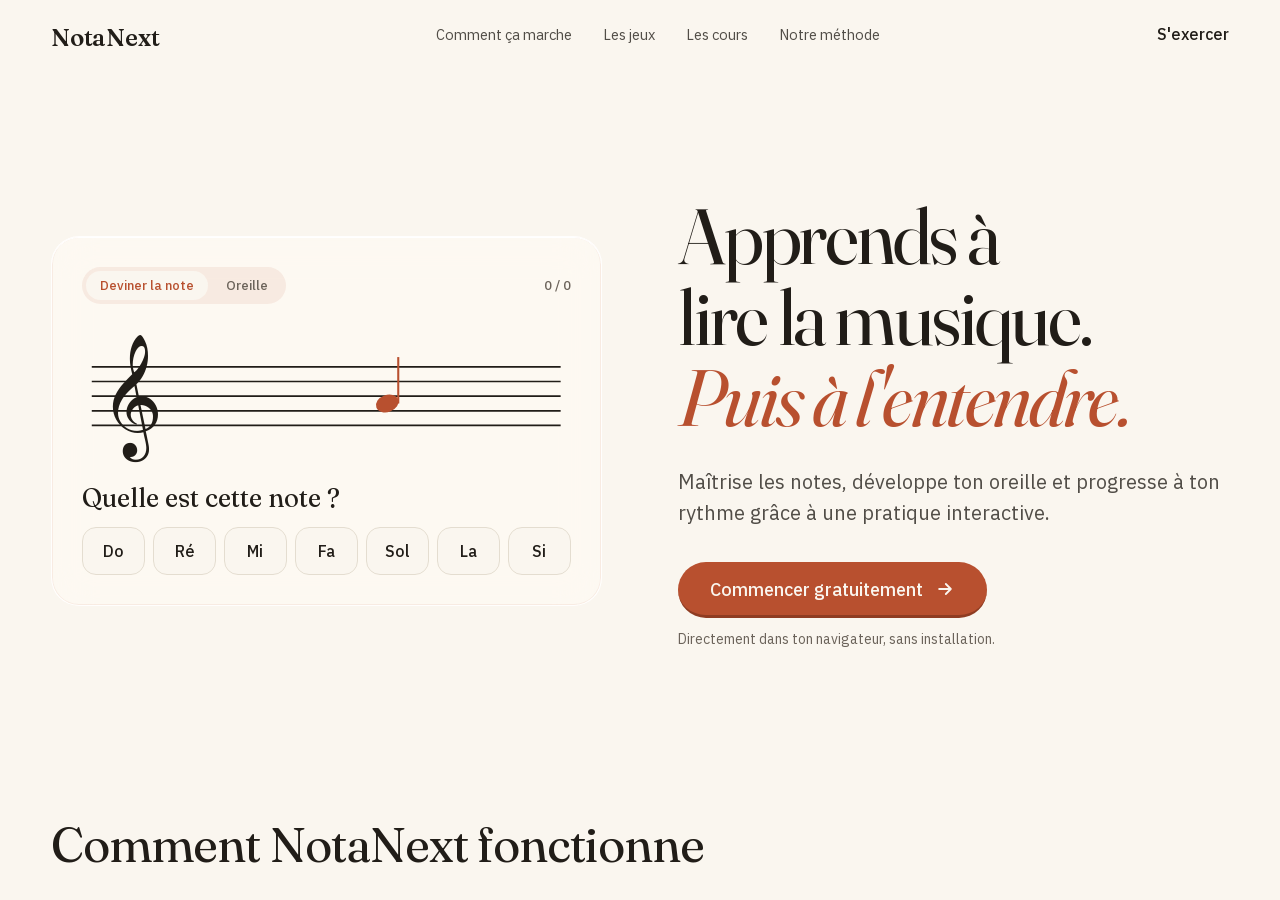
<file: index.html>
<!DOCTYPE html>
<html lang="fr">
<head>
  <meta charset="UTF-8">
  <meta name="viewport" content="width=device-width, initial-scale=1.0">
  <title>NotaNext — Apprends à lire la musique</title>
  <meta name="description" content="Apprends à lire la musique, puis à l'entendre : lecture de notes, oreille absolue et leçon sur les clés. Gratuit, directement dans ton navigateur.">
  <meta name="theme-color" content="#FAF6EF">
  <link rel="icon" href="favicon.svg" type="image/svg+xml">
  <meta property="og:type" content="website">
  <meta property="og:locale" content="fr_FR">
  <meta property="og:site_name" content="NotaNext">
  <meta property="og:title" content="NotaNext — Apprends à lire la musique">
  <meta property="og:description" content="Lecture de notes, oreille absolue et clés : des exercices courts, corrigés tout de suite, directement dans ton navigateur.">
  <meta name="twitter:card" content="summary">
  <link rel="preload" href="fonts/Fraunces-roman-latin.woff2" as="font" type="font/woff2" crossorigin>
  <link rel="preload" href="fonts/IBMPlexSans-latin.woff2" as="font" type="font/woff2" crossorigin>
  <script>
    // Adresse sans # (ou #/accueil) : on arrive sur la page d'accueil, sans jamais afficher l'app une fraction de seconde.
    if (!location.hash || location.hash === '#/accueil') document.documentElement.classList.add('boot-home');
  </script>
  <link rel="stylesheet" href="design-system/tokens.css">
  <link rel="stylesheet" href="fonts/fonts.css">
  <link rel="stylesheet" href="style.css">
</head>
<body>
  <section class="home" id="view-home" hidden>
    <header class="home-header">
      <a href="#" class="home-logo" data-go="ex">NotaNext</a>
      <nav class="home-nav" aria-label="Sections de la page">
        <a href="#comment" data-scroll>Comment ça marche</a>
        <a href="#jeux" data-scroll>Les jeux</a>
        <a href="#cours" data-scroll>Les cours</a>
        <a href="#methode" data-scroll>Notre méthode</a>
      </nav>
      <a href="#" class="home-enter" data-go="ex">S'exercer</a>
    </header>

    <div class="home-hero">
      <div class="home-main" role="main">
        <div class="home-grid">
          <div class="home-text">
            <h1>Apprends à lire la musique.<br><em>Puis à l'entendre.</em></h1>
            <p>Maîtrise les notes, développe ton oreille et progresse à ton rythme grâce à une pratique interactive.</p>
            <div class="home-cta">
              <a href="#" class="home-btn" data-go="ex" data-exercise="guess-window">Commencer gratuitement
                <svg width="20" height="20" viewBox="0 0 24 24" fill="none" stroke="currentColor" stroke-width="2.25" stroke-linecap="round" stroke-linejoin="round" aria-hidden="true"><path d="M5 12h14M13 6l6 6-6 6"/></svg>
              </a>
              <span>Directement dans ton navigateur, sans installation.</span>
            </div>
          </div>

          <div class="home-demo" aria-label="Aperçu d'un exercice">
            <div class="home-demo-top">
              <div class="home-demo-tabs"><span class="on">Deviner la note</span><span>Oreille</span></div>
              <span class="home-demo-count" id="home-count">0 / 0</span>
            </div>
            <svg viewBox="0 0 400 130" width="100%" role="img" aria-label="Portée en clé de sol avec une note">
              <path class="home-staff" d="M8 40H392M8 52H392M8 64H392M8 76H392M8 88H392"/>
              <text class="home-clef" x="22" y="94" font-size="60">&#x1D11E;</text>
              <ellipse id="home-note" cx="250" cy="70" rx="9.5" ry="7" transform="rotate(-20 250 70)"/>
              <path id="home-stem" d="M259 70V32"/>
            </svg>
            <div class="home-question" id="home-question">Quelle est cette note ?</div>
            <div class="home-answers" id="home-answers"></div>
          </div>
        </div>
      </div>
    </div>

    <section class="home-section" id="comment">
      <div class="home-wrap">
        <h2>Comment NotaNext fonctionne</h2>
        <div class="home-steps">
          <div class="home-step"><span>1</span><h3>Choisis un exercice</h3><p>Lecture de notes, défilement ou placement : prends celui qui te convient.</p></div>
          <div class="home-step"><span>2</span><h3>Réponds, c'est corrigé aussitôt</h3><p>Vert si c'est juste, la bonne réponse affichée sinon : tu vois tout de suite où tu en es.</p></div>
          <div class="home-step"><span>3</span><h3>Reviens quand tu veux</h3><p>Pas de compte à créer : tout se passe dans ton navigateur, tu reprends en un clic.</p></div>
        </div>
      </div>
    </section>

    <section class="home-section" id="methode">
      <div class="home-wrap home-method">
        <h2>Apprendre en s'exerçant</h2>
        <div>
          <p>À long terme, se tester retient mieux que relire : chercher la réponse ancre ce qu'on apprend plus solidement qu'une seconde lecture.</p>
          <p>Espacer les séances aide la mémoire : mieux vaut répartir son entraînement dans le temps que tout concentrer en une seule longue session.</p>
          <p>NotaNext applique ces deux principes : des exercices où tu cherches la réponse avant de la voir, corrigés tout de suite, faciles à reprendre souvent.</p>
          <div class="home-sources">
            <a href="https://doi.org/10.1111/j.1467-9280.2006.01693.x" target="_blank" rel="noopener">Se tester retient mieux que relire — Roediger &amp; Karpicke, 2006</a>
            <a href="https://pubmed.ncbi.nlm.nih.gov/26173288/" target="_blank" rel="noopener">Tester et espacer : deux des techniques d'étude les plus efficaces — Dunlosky et al., 2013</a>
          </div>
        </div>
      </div>
    </section>

    <section class="home-section" id="jeux">
      <div class="home-wrap">
        <h2>Les jeux</h2>
        <div class="home-tiles" id="home-tiles"></div>
      </div>
    </section>

    <section class="home-section" id="cours">
      <div class="home-wrap"><h2>Les cours</h2></div>
      <div class="home-courses" id="home-courses"></div>
    </section>

    <footer class="home-footer"><a href="mailto:contact@notanext.app">contact@notanext.app</a></footer>
  </section>

  <!-- Application (barre + vues) : un seul bloc, pour pouvoir le tourner en portrait sur téléphone. -->
  <div class="app" id="app">
    <header class="nav app-header" id="app-header">
      <button type="button" id="nav-home" class="nav-home" aria-label="NotaNext, accueil">NotaNext</button>
      <nav class="app-tabs" aria-label="Navigation principale">
        <button type="button" id="tab-ex" class="on" data-tab="ex">S'exercer</button>
        <button type="button" id="tab-learn" data-tab="learn">Apprendre</button>
        <button type="button" id="tab-settings" data-tab="settings"><svg class="" width="18" height="18" viewBox="0 0 24 24" fill="none" stroke="currentColor" stroke-width="2" stroke-linecap="round" stroke-linejoin="round" aria-hidden="true"><path d="M12.22 2h-.44a2 2 0 0 0-2 2v.18a2 2 0 0 1-1 1.73l-.43.25a2 2 0 0 1-2 0l-.15-.08a2 2 0 0 0-2.73.73l-.22.38a2 2 0 0 0 .73 2.73l.15.1a2 2 0 0 1 1 1.72v.51a2 2 0 0 1-1 1.74l-.15.09a2 2 0 0 0-.73 2.73l.22.38a2 2 0 0 0 2.73.73l.15-.08a2 2 0 0 1 2 0l.43.25a2 2 0 0 1 1 1.73V20a2 2 0 0 0 2 2h.44a2 2 0 0 0 2-2v-.18a2 2 0 0 1 1-1.73l.43-.25a2 2 0 0 1 2 0l.15.08a2 2 0 0 0 2.73-.73l.22-.39a2 2 0 0 0-.73-2.73l-.15-.08a2 2 0 0 1-1-1.74v-.5a2 2 0 0 1 1-1.74l.15-.09a2 2 0 0 0 .73-2.73l-.22-.38a2 2 0 0 0-2.73-.73l-.15.08a2 2 0 0 1-2 0l-.43-.25a2 2 0 0 1-1-1.73V4a2 2 0 0 0-2-2z"/><circle cx="12" cy="12" r="3"/></svg>Réglages</button>
      </nav>
      <span class="app-user" id="nav-login">Comptes bientôt</span>
    </header>

    <main class="shell" id="view-ex">
      <div class="panel" id="ex-panel">
        <div id="ex-grid" class="hub">
          <div class="hub-head">
            <h1>S'exercer</h1>
            <p class="hub-help">Apprendre en s'entraînant</p>
          </div>
          <div class="hub-grid">
            <div class="hub-main">
              <div class="hub-search" role="search">
                <svg width="22" height="22" viewBox="0 0 24 24" fill="none" stroke="currentColor" stroke-width="2" stroke-linecap="round" stroke-linejoin="round" aria-hidden="true"><circle cx="11" cy="11" r="7"/><path d="m21 21-4.3-4.3"/></svg>
                <input type="text" id="hub-search" placeholder="Rechercher un jeu ou une carte" aria-label="Rechercher un jeu ou une carte" autocomplete="off" spellcheck="false">
                <kbd class="hub-slash" aria-hidden="true">/</kbd>
                <button type="button" class="hub-clear" id="hub-clear" aria-label="Effacer la recherche" hidden><svg width="18" height="18" viewBox="0 0 24 24" fill="none" stroke="currentColor" stroke-width="2" stroke-linecap="round" aria-hidden="true"><path d="M18 6 6 18M6 6l12 12"/></svg></button>
              </div>
              <div class="hub-list" id="hub-list"></div>
              <div class="hub-empty" id="hub-empty" hidden></div>
            </div>
            <aside class="hub-detail" id="hub-detail" aria-label="Aperçu du jeu">
              <div class="hub-detail-fade" id="hub-detail-fade">
                <button type="button" class="hub-detail-text" id="hub-detail-text">
                  <span class="hub-detail-title" id="hub-detail-title"></span>
                  <span class="hub-detail-desc" id="hub-detail-desc"></span>
                </button>
                <div class="hub-preview-wrap" id="hub-preview-wrap">
                  <div class="hub-preview" id="hub-preview" aria-hidden="true"></div>
                </div>
                <button type="button" class="hub-launch" id="hub-launch">Lancer le jeu <svg width="22" height="22" viewBox="0 0 24 24" fill="none" stroke="currentColor" stroke-width="2" stroke-linecap="round" stroke-linejoin="round" aria-hidden="true"><path d="m9 18 6-6-6-6"/></svg></button>
              </div>
            </aside>
          </div>
        </div>
        <div class="ex-page" id="ex-page" hidden></div>
      </div>
    </main>

    <main class="shell" id="view-learn" hidden>
      <div class="panel" id="learn-panel">
        <div id="learn-grid">
          <div class="grid-head">
            <h1>Apprendre</h1>
          </div>
          <div class="hub-search learn-search" role="search">
            <svg width="22" height="22" viewBox="0 0 24 24" fill="none" stroke="currentColor" stroke-width="2" stroke-linecap="round" stroke-linejoin="round" aria-hidden="true"><circle cx="11" cy="11" r="7"/><path d="m21 21-4.3-4.3"/></svg>
            <input type="text" id="learn-search" placeholder="Rechercher un cours" aria-label="Rechercher un cours" autocomplete="off" spellcheck="false">
            <kbd class="hub-slash" aria-hidden="true">/</kbd>
            <button type="button" class="hub-clear" id="learn-clear" aria-label="Effacer la recherche" hidden><svg width="18" height="18" viewBox="0 0 24 24" fill="none" stroke="currentColor" stroke-width="2" stroke-linecap="round" aria-hidden="true"><path d="M18 6 6 18M6 6l12 12"/></svg></button>
          </div>
          <div class="grid" id="learn-card-grid"></div>
          <div class="hub-empty" id="learn-empty" hidden></div>
        </div>
        <div class="ex-page" id="learn-page" hidden></div>
      </div>
    </main>

    <!-- Réglages : rempli par js/settings.js -->
    <main class="shell" id="view-settings" hidden>
      <div class="panel" id="settings-panel"></div>
    </main>

    <!-- Pages texte (mentions légales, confidentialité, crédits) : rempli par js/docs.js -->
    <main class="shell" id="view-doc" hidden>
      <div class="panel" id="doc-panel"></div>
    </main>

    <!-- Page « Se connecter » : les comptes arrivent bientôt (animation js/runner.js). Plus aucun lien n'y mène. -->
    <main class="shell" id="view-account" hidden>
      <div class="panel page-panel">
        <button type="button" class="backbtn account-back" id="account-back"><span aria-hidden="true">&#8592;</span>S'exercer</button>
        <h1 class="page-title">Ton espace personnel arrive bientôt</h1>
        <svg class="runner" id="runner" role="img" aria-label="Un petit bonhomme court sur la ligne du bas d'une portée, saute sur certaines notes, en touche d'autres de la main et glisse sous d'autres ; les notes touchées deviennent vertes"></svg>
        <button type="button" class="backbtn runner-pause" id="runner-pause" aria-pressed="false">Mettre en pause l'animation</button>
      </div>
    </main>

    <!-- Mobile : barre d'onglets en bas (3 destinations). -->
    <nav class="tabbar" id="tabbar" aria-label="Navigation principale (barre du bas)">
      <button type="button" data-tab="ex" class="on"><svg class="" width="24" height="24" viewBox="0 0 24 24" fill="none" stroke="currentColor" stroke-width="2" stroke-linecap="round" stroke-linejoin="round" aria-hidden="true"><path d="M9 18V5l12-2v13"/><circle cx="6" cy="18" r="3"/><circle cx="18" cy="16" r="3"/></svg>S'exercer</button>
      <button type="button" data-tab="learn"><svg class="" width="24" height="24" viewBox="0 0 24 24" fill="none" stroke="currentColor" stroke-width="2" stroke-linecap="round" stroke-linejoin="round" aria-hidden="true"><path d="M2 3h6a4 4 0 0 1 4 4v14a3 3 0 0 0-3-3H2z"/><path d="M22 3h-6a4 4 0 0 0-4 4v14a3 3 0 0 1 3-3h7z"/></svg>Apprendre</button>
      <button type="button" data-tab="settings"><svg class="" width="24" height="24" viewBox="0 0 24 24" fill="none" stroke="currentColor" stroke-width="2" stroke-linecap="round" stroke-linejoin="round" aria-hidden="true"><path d="M12.22 2h-.44a2 2 0 0 0-2 2v.18a2 2 0 0 1-1 1.73l-.43.25a2 2 0 0 1-2 0l-.15-.08a2 2 0 0 0-2.73.73l-.22.38a2 2 0 0 0 .73 2.73l.15.1a2 2 0 0 1 1 1.72v.51a2 2 0 0 1-1 1.74l-.15.09a2 2 0 0 0-.73 2.73l.22.38a2 2 0 0 0 2.73.73l.15-.08a2 2 0 0 1 2 0l.43.25a2 2 0 0 1 1 1.73V20a2 2 0 0 0 2 2h.44a2 2 0 0 0 2-2v-.18a2 2 0 0 1 1-1.73l.43-.25a2 2 0 0 1 2 0l.15.08a2 2 0 0 0 2.73-.73l.22-.39a2 2 0 0 0-.73-2.73l-.15-.08a2 2 0 0 1-1-1.74v-.5a2 2 0 0 1 1-1.74l.15-.09a2 2 0 0 0 .73-2.73l-.22-.38a2 2 0 0 0-2.73-.73l-.15.08a2 2 0 0 1-2 0l-.43-.25a2 2 0 0 1-1-1.73V4a2 2 0 0 0-2-2z"/><circle cx="12" cy="12" r="3"/></svg>Réglages</button>
    </nav>
  </div>

  <!-- Message « Tourne ton téléphone » avant la rotation de la section Apprendre (téléphone en paysage) -->
  <div class="app-hint" role="status">
    <div>
      <svg class="gf-hint-icon" width="84" height="84" viewBox="0 0 64 64" fill="none" stroke="currentColor" stroke-width="2.2" stroke-linecap="round" stroke-linejoin="round" aria-hidden="true"><rect x="22" y="10" width="20" height="34" rx="4"/><path d="M30 38h4"/><path d="M50 22a20 20 0 0 1 0 24M50 46l-1.5-6M50 46l6-1"/></svg>
      <h2>Tourne ton téléphone à la verticale</h2>
      <p>Cette section passera en vertical dans quelques secondes.</p>
      <button type="button" class="backbtn" id="app-hint-keep">Garder cette orientation</button>
    </div>
  </div>

  <!-- Écran de jeu : cadre commun à tous les jeux, rempli par js/game.js -->
  <main class="game" id="game" hidden></main>

  <script src="js/access.js"></script>
  <script src="js/version.js"></script>
  <script src="js/notes.js"></script>
  <script src="js/keys.js"></script>
  <script src="js/audio.js"></script>
  <script src="js/instrument-menu.js"></script>
  <script src="js/staff.js"></script>
  <script src="js/scroll-staff.js"></script>
  <script src="js/window-staff.js"></script>
  <script src="js/runner.js"></script>
  <script src="js/account.js"></script>
  <script src="js/ear.js"></script>
  <script src="js/game.js"></script>
  <script src="js/hub.js"></script>
  <script src="js/settings.js"></script>
  <script src="js/docs.js"></script>
  <script src="js/feedback.js"></script>
  <script src="js/home.js"></script>
</body>
</html>
</file>
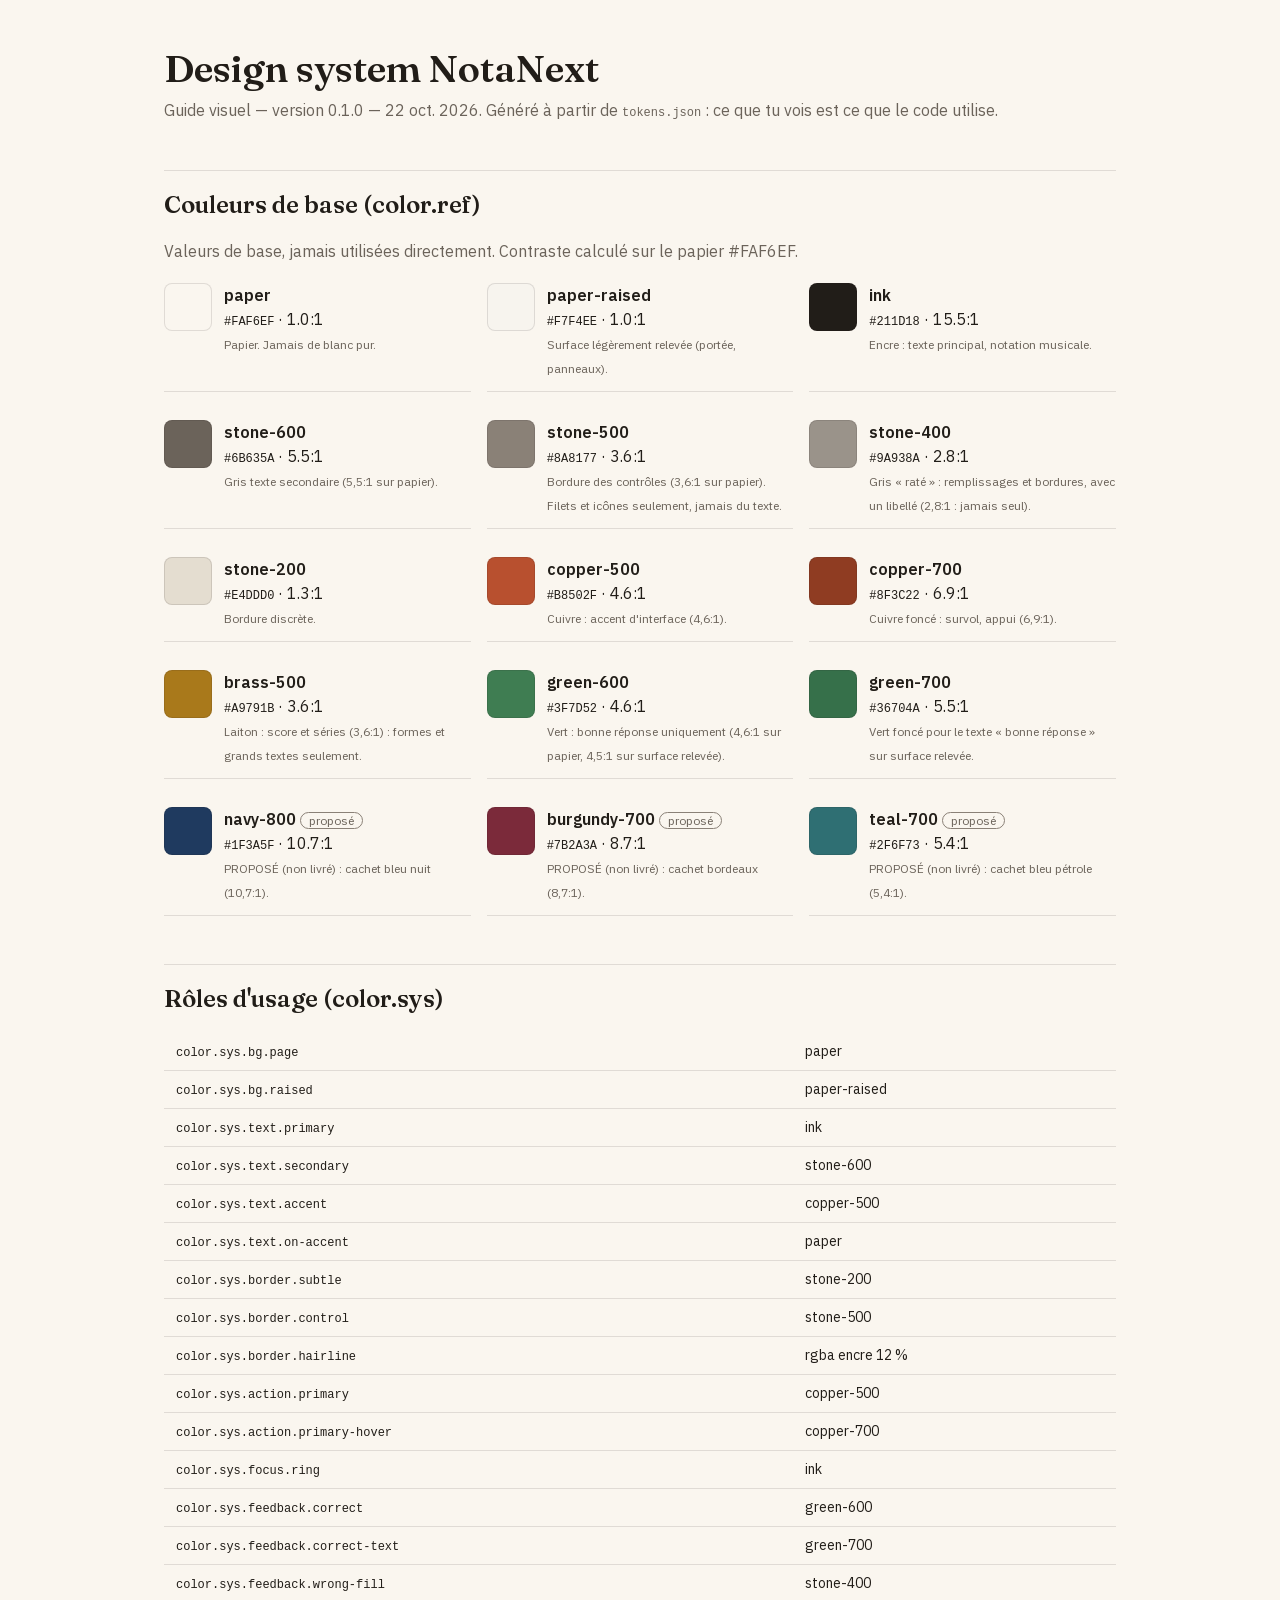
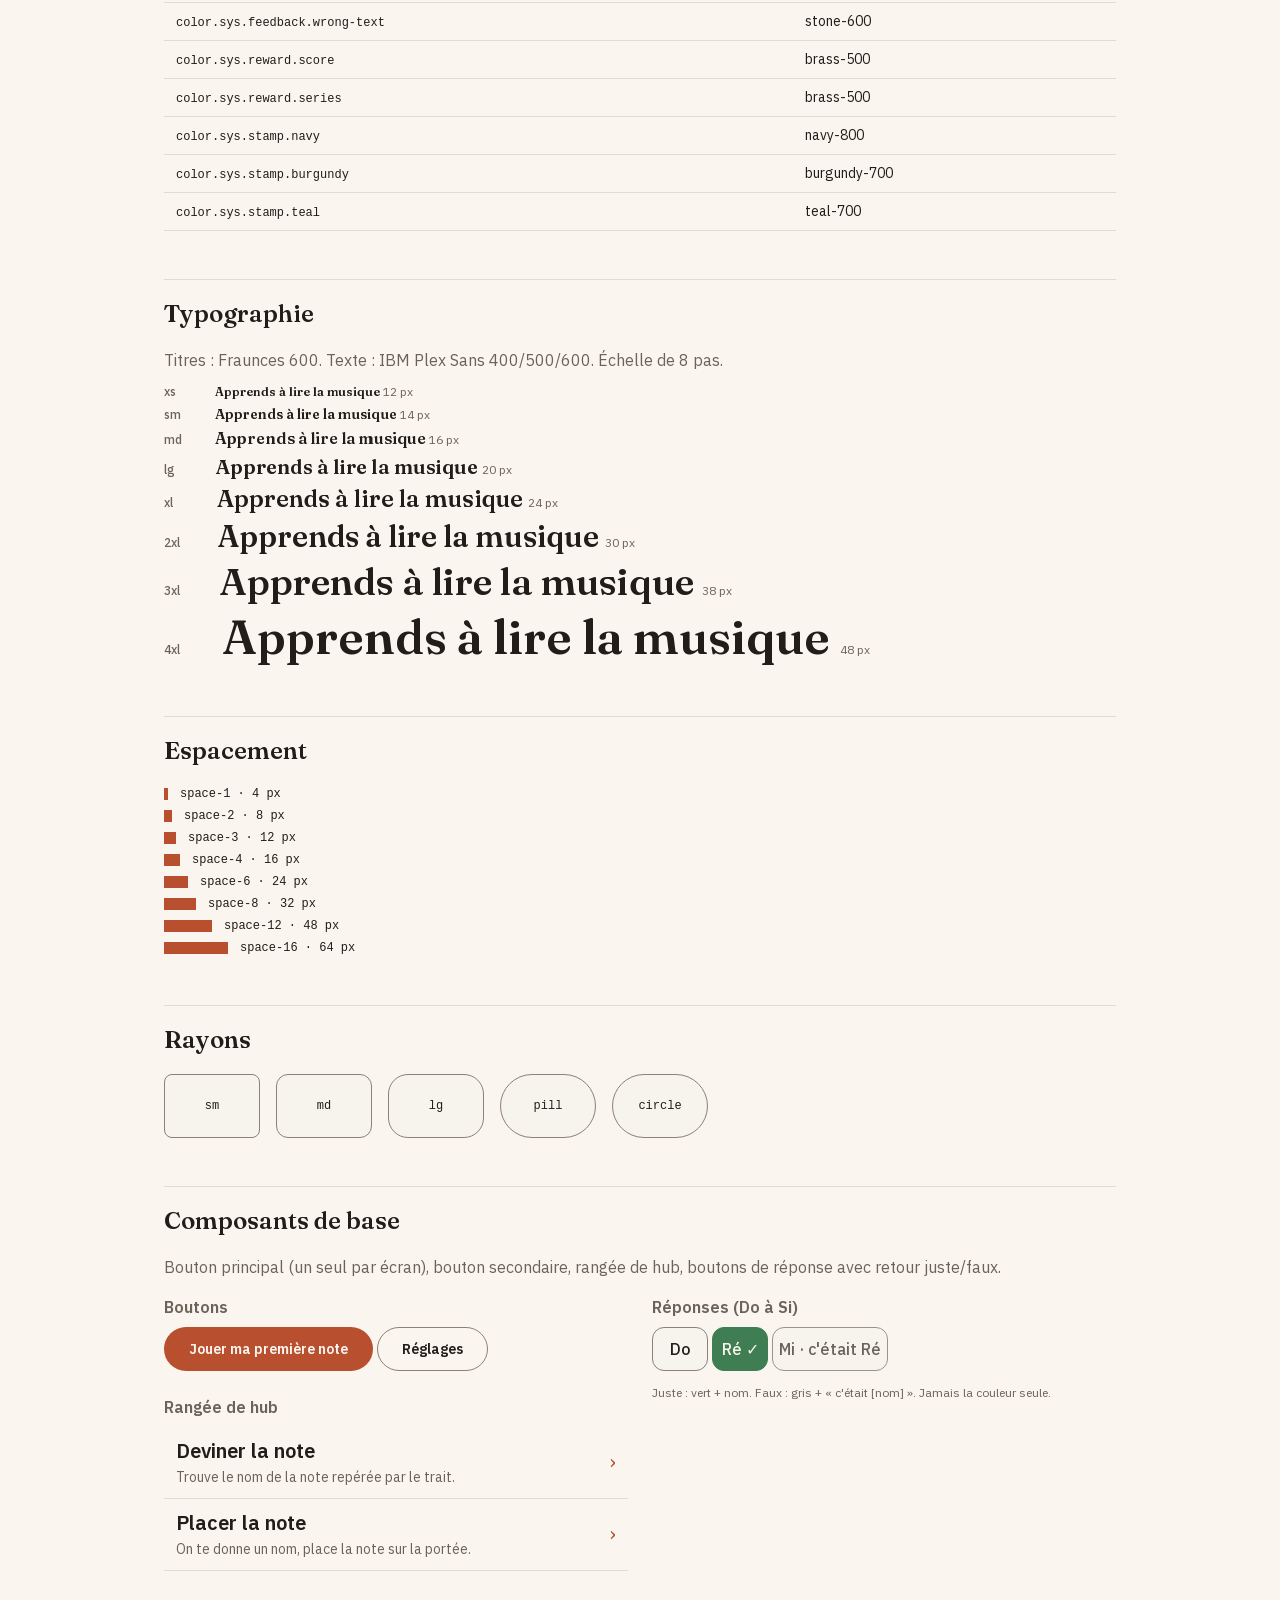
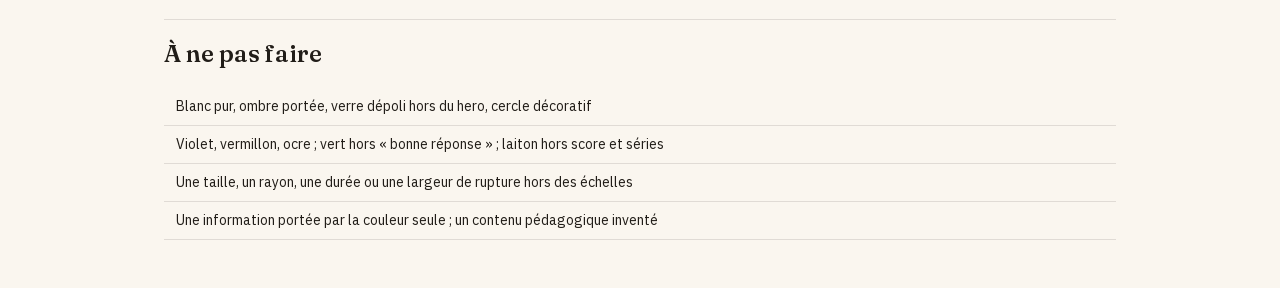
<file: design-system/index.html>
<!doctype html>
<html lang="fr"><head><meta charset="utf-8"><meta name="viewport" content="width=device-width, initial-scale=1">
<title>Design system NotaNext — guide visuel v0.1.0</title>
<link rel="stylesheet" href="../fonts/fonts.css">
<link rel="stylesheet" href="tokens.css">
<style>
*{box-sizing:border-box}
body{margin:0;background:var(--color-sys-bg-page);color:var(--color-sys-text-primary);font:var(--font-weight-regular) var(--font-size-md)/var(--font-line-height-normal) var(--font-family-text)}
main{max-width:1000px;margin:0 auto;padding:var(--space-12) var(--space-6)}
h1,h2,h3{font-family:var(--font-family-display);font-weight:var(--font-weight-semibold);margin:0}
h1{font-size:var(--font-size-3xl);line-height:var(--font-line-height-tight)}
h2{font-size:var(--font-size-xl);margin:var(--space-12) 0 var(--space-4);padding-top:var(--space-4);border-top:var(--border-width-hairline) solid var(--color-sys-border-hairline)}
p{color:var(--color-sys-text-secondary);margin:var(--space-2) 0}
code{font-size:var(--font-size-xs)}
small{color:var(--color-sys-text-secondary);font-size:var(--font-size-xs)}
.dsg-grid{display:grid;grid-template-columns:repeat(auto-fill,minmax(280px,1fr));gap:var(--space-4)}
.dsg-sw{display:flex;gap:var(--space-3);align-items:flex-start;padding:var(--space-3) 0;border-bottom:var(--border-width-hairline) solid var(--color-sys-border-hairline)}
.dsg-chip{width:48px;height:48px;flex:none;border-radius:var(--radius-sm);border:var(--border-width-hairline) solid var(--color-sys-border-hairline)}
.dsg-tag{font-size:var(--font-size-xs);border:var(--border-width-hairline) solid var(--color-sys-border-control);border-radius:var(--radius-pill);padding:0 var(--space-2);color:var(--color-sys-text-secondary)}
table{border-collapse:collapse;width:100%;font-size:var(--font-size-sm)}
td{padding:var(--space-2) var(--space-3);border-bottom:var(--border-width-hairline) solid var(--color-sys-border-hairline)}
.dsg-type{font-family:var(--font-family-display);font-weight:var(--font-weight-semibold);padding:var(--space-1) 0;line-height:var(--font-line-height-tight)}
.dsg-type span{font:var(--font-weight-medium) var(--font-size-xs) var(--font-family-text);color:var(--color-sys-text-secondary);display:inline-block;width:48px}
.dsg-type small{font-family:var(--font-family-text);font-weight:var(--font-weight-regular)}
.dsg-space{display:flex;align-items:center;gap:var(--space-3);margin:var(--space-1) 0}
.dsg-space i{display:block;height:12px;background:var(--color-sys-action-primary)}
.dsg-rads{display:flex;gap:var(--space-4);flex-wrap:wrap}
.dsg-rad{width:96px;height:64px;border:var(--border-width-hairline) solid var(--color-sys-border-control);display:flex;align-items:center;justify-content:center;background:var(--color-sys-bg-raised)}
.dsg-btn{font:var(--font-weight-semibold) var(--font-size-sm) var(--font-family-text);border-radius:var(--radius-pill);padding:0 var(--space-6);min-height:44px;cursor:pointer;border:var(--border-width-hairline) solid transparent}
.dsg-btn.p{background:var(--color-sys-action-primary);color:var(--color-sys-text-on-accent)}
.dsg-btn.p:hover{background:var(--color-sys-action-primary-hover)}
.dsg-btn.s{background:transparent;color:var(--color-sys-text-primary);border-color:var(--color-sys-border-control)}
.dsg-btn:focus-visible,.dsg-row:focus-visible,.dsg-ans:focus-visible{outline:var(--border-width-strong) solid var(--color-sys-focus-ring);outline-offset:2px}
.dsg-row{display:flex;align-items:center;justify-content:space-between;gap:var(--space-4);min-height:var(--component-row-height-mobile);padding:0 var(--space-3);border-bottom:var(--border-width-hairline) solid var(--color-sys-border-hairline);text-decoration:none;color:inherit}
.dsg-row:hover{background:var(--color-sys-bg-raised)}
.dsg-row b{display:block;font:var(--font-weight-semibold) var(--font-size-lg) var(--font-family-text)}
.dsg-row span{color:var(--color-sys-text-secondary);font-size:var(--font-size-sm)}
.dsg-row i{color:var(--color-sys-text-accent);font-style:normal;font-size:var(--font-size-lg)}
.dsg-ans{min-width:56px;min-height:44px;border-radius:var(--radius-md);border:var(--border-width-hairline) solid var(--color-sys-border-control);background:var(--color-sys-bg-raised);font:var(--font-weight-medium) var(--font-size-md) var(--font-family-text);color:var(--color-sys-text-primary);cursor:pointer}
.dsg-ok{border-color:var(--color-sys-feedback-correct);background:var(--color-sys-feedback-correct);color:var(--color-sys-text-on-accent)}
.dsg-ko{border-color:var(--color-sys-feedback-wrong-fill);color:var(--color-sys-feedback-wrong-text)}
.dsg-do{display:grid;grid-template-columns:1fr 1fr;gap:var(--space-6)}
@media (max-width:760px){.dsg-do{grid-template-columns:1fr}}
</style></head><body><main>
<h1>Design system NotaNext</h1>
<p>Guide visuel — version 0.1.0 — 22 oct. 2026. Généré à partir de <code>tokens.json</code> : ce que tu vois est ce que le code utilise.</p>

<h2>Couleurs de base (color.ref)</h2>
<p>Valeurs de base, jamais utilisées directement. Contraste calculé sur le papier #FAF6EF.</p>
<div class="dsg-grid"><div class="dsg-sw"><div class="dsg-chip" style="background:#faf6ef"></div><div><b>paper</b><br><code>#FAF6EF</code> · 1.0:1<br><small>Papier. Jamais de blanc pur.</small></div></div><div class="dsg-sw"><div class="dsg-chip" style="background:#f7f4ee"></div><div><b>paper-raised</b><br><code>#F7F4EE</code> · 1.0:1<br><small>Surface légèrement relevée (portée, panneaux).</small></div></div><div class="dsg-sw"><div class="dsg-chip" style="background:#211d18"></div><div><b>ink</b><br><code>#211D18</code> · 15.5:1<br><small>Encre : texte principal, notation musicale.</small></div></div><div class="dsg-sw"><div class="dsg-chip" style="background:#6b635a"></div><div><b>stone-600</b><br><code>#6B635A</code> · 5.5:1<br><small>Gris texte secondaire (5,5:1 sur papier).</small></div></div><div class="dsg-sw"><div class="dsg-chip" style="background:#8a8177"></div><div><b>stone-500</b><br><code>#8A8177</code> · 3.6:1<br><small>Bordure des contrôles (3,6:1 sur papier). Filets et icônes seulement, jamais du texte.</small></div></div><div class="dsg-sw"><div class="dsg-chip" style="background:#9a938a"></div><div><b>stone-400</b><br><code>#9A938A</code> · 2.8:1<br><small>Gris « raté » : remplissages et bordures, avec un libellé (2,8:1 : jamais seul).</small></div></div><div class="dsg-sw"><div class="dsg-chip" style="background:#e4ddd0"></div><div><b>stone-200</b><br><code>#E4DDD0</code> · 1.3:1<br><small>Bordure discrète.</small></div></div><div class="dsg-sw"><div class="dsg-chip" style="background:#b8502f"></div><div><b>copper-500</b><br><code>#B8502F</code> · 4.6:1<br><small>Cuivre : accent d'interface (4,6:1).</small></div></div><div class="dsg-sw"><div class="dsg-chip" style="background:#8f3c22"></div><div><b>copper-700</b><br><code>#8F3C22</code> · 6.9:1<br><small>Cuivre foncé : survol, appui (6,9:1).</small></div></div><div class="dsg-sw"><div class="dsg-chip" style="background:#a9791b"></div><div><b>brass-500</b><br><code>#A9791B</code> · 3.6:1<br><small>Laiton : score et séries (3,6:1) : formes et grands textes seulement.</small></div></div><div class="dsg-sw"><div class="dsg-chip" style="background:#3f7d52"></div><div><b>green-600</b><br><code>#3F7D52</code> · 4.6:1<br><small>Vert : bonne réponse uniquement (4,6:1 sur papier, 4,5:1 sur surface relevée).</small></div></div><div class="dsg-sw"><div class="dsg-chip" style="background:#36704a"></div><div><b>green-700</b><br><code>#36704A</code> · 5.5:1<br><small>Vert foncé pour le texte « bonne réponse » sur surface relevée.</small></div></div><div class="dsg-sw"><div class="dsg-chip" style="background:#1f3a5f"></div><div><b>navy-800</b> <span class="dsg-tag">proposé</span><br><code>#1F3A5F</code> · 10.7:1<br><small>PROPOSÉ (non livré) : cachet bleu nuit (10,7:1).</small></div></div><div class="dsg-sw"><div class="dsg-chip" style="background:#7b2a3a"></div><div><b>burgundy-700</b> <span class="dsg-tag">proposé</span><br><code>#7B2A3A</code> · 8.7:1<br><small>PROPOSÉ (non livré) : cachet bordeaux (8,7:1).</small></div></div><div class="dsg-sw"><div class="dsg-chip" style="background:#2f6f73"></div><div><b>teal-700</b> <span class="dsg-tag">proposé</span><br><code>#2F6F73</code> · 5.4:1<br><small>PROPOSÉ (non livré) : cachet bleu pétrole (5,4:1).</small></div></div></div>

<h2>Rôles d'usage (color.sys)</h2>
<table><tr><td><code>color.sys.bg.page</code></td><td>paper</td></tr><tr><td><code>color.sys.bg.raised</code></td><td>paper-raised</td></tr><tr><td><code>color.sys.text.primary</code></td><td>ink</td></tr><tr><td><code>color.sys.text.secondary</code></td><td>stone-600</td></tr><tr><td><code>color.sys.text.accent</code></td><td>copper-500</td></tr><tr><td><code>color.sys.text.on-accent</code></td><td>paper</td></tr><tr><td><code>color.sys.border.subtle</code></td><td>stone-200</td></tr><tr><td><code>color.sys.border.control</code></td><td>stone-500</td></tr><tr><td><code>color.sys.border.hairline</code></td><td>rgba encre 12 %</td></tr><tr><td><code>color.sys.action.primary</code></td><td>copper-500</td></tr><tr><td><code>color.sys.action.primary-hover</code></td><td>copper-700</td></tr><tr><td><code>color.sys.focus.ring</code></td><td>ink</td></tr><tr><td><code>color.sys.feedback.correct</code></td><td>green-600</td></tr><tr><td><code>color.sys.feedback.correct-text</code></td><td>green-700</td></tr><tr><td><code>color.sys.feedback.wrong-fill</code></td><td>stone-400</td></tr><tr><td><code>color.sys.feedback.wrong-text</code></td><td>stone-600</td></tr><tr><td><code>color.sys.reward.score</code></td><td>brass-500</td></tr><tr><td><code>color.sys.reward.series</code></td><td>brass-500</td></tr><tr><td><code>color.sys.stamp.navy</code></td><td>navy-800</td></tr><tr><td><code>color.sys.stamp.burgundy</code></td><td>burgundy-700</td></tr><tr><td><code>color.sys.stamp.teal</code></td><td>teal-700</td></tr></table>

<h2>Typographie</h2>
<p>Titres : Fraunces 600. Texte : IBM Plex Sans 400/500/600. Échelle de 8 pas.</p>
<div class="dsg-type" style="font-size:12px"><span>xs</span> Apprends à lire la musique <small>12 px</small></div><div class="dsg-type" style="font-size:14px"><span>sm</span> Apprends à lire la musique <small>14 px</small></div><div class="dsg-type" style="font-size:16px"><span>md</span> Apprends à lire la musique <small>16 px</small></div><div class="dsg-type" style="font-size:20px"><span>lg</span> Apprends à lire la musique <small>20 px</small></div><div class="dsg-type" style="font-size:24px"><span>xl</span> Apprends à lire la musique <small>24 px</small></div><div class="dsg-type" style="font-size:30px"><span>2xl</span> Apprends à lire la musique <small>30 px</small></div><div class="dsg-type" style="font-size:38px"><span>3xl</span> Apprends à lire la musique <small>38 px</small></div><div class="dsg-type" style="font-size:48px"><span>4xl</span> Apprends à lire la musique <small>48 px</small></div>

<h2>Espacement</h2>
<div class="dsg-space"><i style="width:4px"></i><code>space-1 · 4 px</code></div><div class="dsg-space"><i style="width:8px"></i><code>space-2 · 8 px</code></div><div class="dsg-space"><i style="width:12px"></i><code>space-3 · 12 px</code></div><div class="dsg-space"><i style="width:16px"></i><code>space-4 · 16 px</code></div><div class="dsg-space"><i style="width:24px"></i><code>space-6 · 24 px</code></div><div class="dsg-space"><i style="width:32px"></i><code>space-8 · 32 px</code></div><div class="dsg-space"><i style="width:48px"></i><code>space-12 · 48 px</code></div><div class="dsg-space"><i style="width:64px"></i><code>space-16 · 64 px</code></div>

<h2>Rayons</h2>
<div class="dsg-rads"><div class="dsg-rad" style="border-radius:8px"><code>sm</code></div><div class="dsg-rad" style="border-radius:12px"><code>md</code></div><div class="dsg-rad" style="border-radius:20px"><code>lg</code></div><div class="dsg-rad" style="border-radius:999px"><code>pill</code></div><div class="dsg-rad" style="border-radius:40px"><code>circle</code></div></div>

<h2>Composants de base</h2>
<p>Bouton principal (un seul par écran), bouton secondaire, rangée de hub, boutons de réponse avec retour juste/faux.</p>
<div class="dsg-do">
 <div>
  <p><b>Boutons</b></p>
  <button class="dsg-btn p">Jouer ma première note</button> <button class="dsg-btn s">Réglages</button>
  <p style="margin-top:var(--space-6)"><b>Rangée de hub</b></p>
  <a class="dsg-row" href="#"><div><b>Deviner la note</b><span>Trouve le nom de la note repérée par le trait.</span></div><i>›</i></a>
  <a class="dsg-row" href="#"><div><b>Placer la note</b><span>On te donne un nom, place la note sur la portée.</span></div><i>›</i></a>
 </div>
 <div>
  <p><b>Réponses (Do à Si)</b></p>
  <button class="dsg-ans">Do</button> <button class="dsg-ans dsg-ok">Ré ✓</button> <button class="dsg-ans dsg-ko">Mi · c'était Ré</button>
  <p><small>Juste : vert + nom. Faux : gris + « c'était [nom] ». Jamais la couleur seule.</small></p>
 </div>
</div>

<h2>À ne pas faire</h2>
<table>
<tr><td>Blanc pur, ombre portée, verre dépoli hors du hero, cercle décoratif</td></tr>
<tr><td>Violet, vermillon, ocre ; vert hors « bonne réponse » ; laiton hors score et séries</td></tr>
<tr><td>Une taille, un rayon, une durée ou une largeur de rupture hors des échelles</td></tr>
<tr><td>Une information portée par la couleur seule ; un contenu pédagogique inventé</td></tr>
</table>
</main></body></html>
</file>
<file: design-system/tokens.css>
/* GÉNÉRÉ par design-system/build-tokens.py à partir de tokens.json. NE PAS MODIFIER À LA MAIN. */
/* NotaNext design tokens — version : voir design-system/README.md */
:root {
  /* color-ref */
  --color-ref-paper: #faf6ef;
  --color-ref-paper-raised: #f7f4ee;
  --color-ref-ink: #211d18;
  --color-ref-stone-600: #6b635a;
  --color-ref-stone-500: #8a8177;
  --color-ref-stone-400: #9a938a;
  --color-ref-stone-200: #e4ddd0;
  --color-ref-copper-500: #b8502f;
  --color-ref-copper-700: #8f3c22;
  --color-ref-brass-500: #a9791b;
  --color-ref-green-600: #3f7d52;
  --color-ref-green-700: #36704a;
  --color-ref-navy-800: #1f3a5f;
  --color-ref-burgundy-700: #7b2a3a;
  --color-ref-teal-700: #2f6f73;
  /* color-sys */
  --color-sys-bg-page: var(--color-ref-paper);
  --color-sys-bg-raised: var(--color-ref-paper-raised);
  --color-sys-text-primary: var(--color-ref-ink);
  --color-sys-text-secondary: var(--color-ref-stone-600);
  --color-sys-text-accent: var(--color-ref-copper-500);
  --color-sys-text-on-accent: var(--color-ref-paper);
  --color-sys-border-subtle: var(--color-ref-stone-200);
  --color-sys-border-control: var(--color-ref-stone-500);
  --color-sys-border-hairline: rgba(33, 29, 24, 0.12);
  --color-sys-action-primary: var(--color-ref-copper-500);
  --color-sys-action-primary-hover: var(--color-ref-copper-700);
  --color-sys-focus-ring: var(--color-ref-ink);
  --color-sys-feedback-correct: var(--color-ref-green-600);
  --color-sys-feedback-correct-text: var(--color-ref-green-700);
  --color-sys-feedback-wrong-fill: var(--color-ref-stone-400);
  --color-sys-feedback-wrong-text: var(--color-ref-stone-600);
  --color-sys-reward-score: var(--color-ref-brass-500);
  --color-sys-reward-series: var(--color-ref-brass-500);
  --color-sys-stamp-navy: var(--color-ref-navy-800);
  --color-sys-stamp-burgundy: var(--color-ref-burgundy-700);
  --color-sys-stamp-teal: var(--color-ref-teal-700);
  --color-sys-tint-copper-subtle: rgba(184, 80, 47, 0.08);
  --color-sys-tint-copper-soft: rgba(184, 80, 47, 0.12);
  --color-sys-tint-copper-strong: rgba(184, 80, 47, 0.18);
  --color-sys-tint-correct-soft: rgba(63, 125, 82, 0.14);
  --color-sys-tint-correct-line: rgba(63, 125, 82, 0.35);
  --color-sys-tint-wrong-soft: rgba(154, 147, 138, 0.14);
  /* font-family */
  --font-family-display: Fraunces, Georgia, serif;
  --font-family-text: "IBM Plex Sans", -apple-system, BlinkMacSystemFont, sans-serif;
  --font-family-script: Parisienne, cursive;
  --font-family-music: "Noto Music", serif;
  /* font-weight */
  --font-weight-regular: 400;
  --font-weight-medium: 500;
  --font-weight-semibold: 600;
  /* font-size */
  --font-size-xs: 12px;
  --font-size-sm: 14px;
  --font-size-md: 16px;
  --font-size-lg: 20px;
  --font-size-xl: 24px;
  --font-size-2xl: 30px;
  --font-size-3xl: 38px;
  --font-size-4xl: 48px;
  --font-size-display: clamp(42px, 6.2vw, 84px);
  /* font-line-height */
  --font-line-height-tight: 1.1;
  --font-line-height-snug: 1.3;
  --font-line-height-normal: 1.5;
  /* space */
  --space-1: 4px;
  --space-2: 8px;
  --space-3: 12px;
  --space-4: 16px;
  --space-6: 24px;
  --space-8: 32px;
  --space-12: 48px;
  --space-16: 64px;
  /* radius */
  --radius-sm: 8px;
  --radius-md: 12px;
  --radius-lg: 20px;
  --radius-pill: 999px;
  --radius-circle: 50%;
  /* border */
  --border-width-hairline: 1px;
  --border-width-strong: 2px;
  /* motion */
  --motion-duration-fast: 120ms;
  --motion-duration-base: 180ms;
  --motion-duration-slow: 250ms;
  --motion-easing-out: cubic-bezier(0, 0, 0.58, 1);
  /* breakpoint */
  --breakpoint-phone: 520px;
  --breakpoint-tablet: 760px;
  --breakpoint-desktop: 1000px;
  /* component */
  --component-target-min: 24px;
  --component-target-comfort: 44px;
  --component-row-height-mobile: 72px;
  --component-row-height-desktop: 76px;

  /* Alias des anciennes variables (migration progressive : à supprimer quand plus utilisés) */
  --paper: var(--color-sys-bg-page);
  --ink: var(--color-sys-text-primary);
  --control-border: var(--color-sys-border-control);
  --muted: var(--color-sys-text-secondary);
  --grey-text: var(--color-sys-text-secondary);
  --border: var(--color-sys-border-subtle);
  --accent: var(--color-sys-action-primary);
  --accent-dark: var(--color-sys-action-primary-hover);
  --gold: var(--color-sys-reward-score);
  --success: var(--color-sys-feedback-correct);
  --grey-ind: var(--color-sys-feedback-wrong-fill);
  --hair: var(--color-sys-border-hairline);
}
</file>
<file: fonts/fonts.css>
/* Polices hébergées avec le site (aucune requête vers Google) : voir CREDITS.md pour les licences (SIL OFL).
   Fichiers variables : une seule police couvre toutes les graisses utilisées. */
@font-face {
  font-family: 'Fraunces';
  font-style: italic;
  font-weight: 400;
  font-display: swap;
  src: url("Fraunces-italic-latin.woff2") format('woff2');
  unicode-range: U+0000-00FF, U+0131, U+0152-0153, U+02BB-02BC, U+02C6, U+02DA, U+02DC, U+0304, U+0308, U+0329, U+2000-206F, U+20AC, U+2122, U+2191, U+2193, U+2212, U+2215, U+FEFF, U+FFFD;
}
@font-face {
  font-family: 'Fraunces';
  font-style: normal;
  font-weight: 400 700;
  font-display: swap;
  src: url("Fraunces-roman-latin.woff2") format('woff2');
  unicode-range: U+0000-00FF, U+0131, U+0152-0153, U+02BB-02BC, U+02C6, U+02DA, U+02DC, U+0304, U+0308, U+0329, U+2000-206F, U+20AC, U+2122, U+2191, U+2193, U+2212, U+2215, U+FEFF, U+FFFD;
}
@font-face {
  font-family: 'IBM Plex Sans';
  font-style: normal;
  font-weight: 400 600;
  font-display: swap;
  src: url("IBMPlexSans-latin.woff2") format('woff2');
  unicode-range: U+0000-00FF, U+0131, U+0152-0153, U+02BB-02BC, U+02C6, U+02DA, U+02DC, U+0304, U+0308, U+0329, U+2000-206F, U+20AC, U+2122, U+2191, U+2193, U+2212, U+2215, U+FEFF, U+FFFD;
}
@font-face {
  font-family: 'Noto Music';
  font-style: normal;
  font-weight: 400;
  font-display: swap;
  src: url("NotoMusic-music.woff2") format('woff2');
  unicode-range: U+25CC, U+2669-266F, U+1D000-1D0F5, U+1D100-1D245;
}
</file>
<file: style.css>
* {
  box-sizing: border-box;
}

html,
body {
  height: 100%;
}

body {
  margin: 0;
  background: var(--paper);
  color: var(--ink);
  font-family: var(--font-family-text);
  min-height: 100dvh;
  display: flex;
  flex-direction: column;
  overflow: hidden;
  position: relative;
}

/* ---------- COQUILLE ---------- */
/* Habillage plat partout (hub, jeux, Réglages) : fond parchemin, filets fins, ni ombre ni verre sur le shell. */
.shell {
  position: relative;
  z-index: 2;
  flex: 1;
  min-height: 0;
  display: flex;
  justify-content: center;
}

.panel {
  position: relative;
  width: 100%;
  max-width: 1280px;
  height: 100%;
  display: flex;
  flex-direction: column;
  padding: 0 clamp(20px, 3.75vw, 48px);
  background: transparent;
  overflow: auto;
}

.panel.wide {
  max-width: 1280px;
}

h1 {
  font-family: var(--font-family-display);
  font-weight: 600;
  font-size: clamp(19px, 4.5vw, 25px);
  margin: 0;
  letter-spacing: -0.01em;
}

/* ---------- HUBS : GRILLE DE TUILES ---------- */
.grid-head {
  margin: 16px 0 28px;
}

.grid-head h1 {
  font-size: clamp(30px, 5vw, 44px);
  line-height: 1.05;
}

.grid {
  display: grid;
  grid-template-columns: repeat(2, 1fr);
  gap: 18px;
}
@media (min-width: 1000px) { .grid { grid-template-columns: repeat(3, 1fr); } }

.tile {
  /* sous-grille : icône, titre, description et lien s'alignent d'une tuile à l'autre */
  display: grid;
  grid-row: span 4;
  grid-template-rows: subgrid;
  justify-items: start;
  gap: 6px;
  min-height: 188px;
  padding: 22px 24px 20px;
  text-align: left;
  font: inherit;
  color: var(--ink);
  background: var(--color-sys-bg-raised);
  border: 1px solid var(--border);
  border-radius: 20px;
  cursor: pointer;
  transition: border-color 0.12s;
}

.tile:hover:not(.soon) { border-color: var(--accent); }

.tile-icon { color: var(--accent); margin-bottom: 8px; }

.tile-title {
  font-family: var(--font-family-display);
  font-weight: 600;
  font-size: 24px;
  line-height: 1.15;
}

.tile-desc {
  font-size: 14px;
  line-height: 1.45;
  color: var(--muted);
}

.tile-go {
  margin-top: auto;
  padding-top: 12px;
  font-size: 14px;
  font-weight: 600;
  color: var(--accent);
}

.tile.soon { cursor: default; background: transparent; border-style: dashed; }
.tile.soon .tile-icon,
.tile.soon .tile-title,
.tile.soon .tile-go { color: var(--grey-text); }
.tile.soon .tile-go { font-weight: 500; }

@media (max-width: 520px) {
  .grid { grid-template-columns: 1fr; }
  .tile { min-height: 0; }
}

/* ---------- PAGE EXERCICE ---------- */
.ex-page {
  display: flex;
  flex-direction: column;
  height: 100%;
  gap: 9px;
}

.backbtn {
  display: inline-flex;
  align-items: center;
  gap: 6px;
  border: 1.5px solid var(--control-border);
  border-radius: 999px;
  background: var(--color-sys-bg-raised);
  font: inherit;
  font-size: var(--font-size-sm);
  font-weight: 500;
  color: var(--ink);
  padding: 6px 13px;
  cursor: pointer;
}

.backbtn:hover {
  border-color: var(--accent);
  color: var(--accent-dark);
}

select {
  font: inherit;
  font-size: var(--font-size-sm);
  font-weight: 500;
  padding: 7px 26px 7px 10px;
  border: 1px solid var(--control-border);
  border-radius: 8px;
  color: var(--ink);
  background: var(--color-sys-bg-raised) url("data:image/svg+xml,%3Csvg xmlns='http://www.w3.org/2000/svg' width='10' height='6' viewBox='0 0 10 6'%3E%3Cpath d='M1 1l4 4 4-4' stroke='%236f665c' stroke-width='1.5' fill='none'/%3E%3C/svg%3E") no-repeat right 9px center;
  -webkit-appearance: none;
  appearance: none;
  cursor: pointer;
}

.namebox {
  align-self: center;
  flex: 0 0 auto;
  display: flex;
  align-items: center;
  justify-content: center;
  width: 104px;
  padding: clamp(12px, 2.4vh, 16px) 0;
  border: 1.5px solid var(--accent);
  border-radius: 8px;
  background: var(--color-sys-bg-raised);
  font-family: var(--font-family-display);
  font-weight: 600;
  font-size: var(--font-size-lg);
  color: var(--accent-dark);
}

/* ---------- PORTÉE ---------- */
.staff-box {
  flex: 1;
  min-height: 0;
  display: flex;
  align-items: center;
  justify-content: center;
  background: var(--paper);
  border: 1px solid var(--border);
  border-radius: 12px;
  padding: 8px 12px;
}

.staff-svg {
  width: 100%;
  height: 100%;
  display: block;
}

.staff-svg.placing {
  cursor: pointer;
}

.staff-line,
.ledger-line {
  stroke: var(--ink);
  stroke-width: 1.3;
}

.clef-glyph {
  font-family: var(--font-family-music);
  fill: var(--ink);
  stroke: none;
}

.note-head {
  fill: var(--accent);
  transform-box: fill-box;
  transform-origin: center;
}

.ghost {
  fill: none;
  stroke: var(--muted);
  stroke-width: 1.3;
  stroke-dasharray: 3 3;
}

.note-head.reveal-correct {
  fill: var(--success);
  fill-opacity: 0.55;
}

.note-head.reveal-wrong {
  fill: var(--grey-ind);
}

.marker-line {
  stroke: var(--accent);
  stroke-width: 1.6;
  opacity: 0.55;
}

.window-note {
  transition: transform 0.18s ease-out;
}

.side-label {
  font-family: var(--font-family-text);
  font-size: var(--font-size-sm);
  font-weight: 600;
}

.head-label {
  font-family: var(--font-family-text);
  font-size: var(--font-size-xs);
  font-weight: 600;
  fill: var(--ink);
  pointer-events: none;
}

/* Défilement continu : la prochaine note à deviner est cerclée. */
.scroll-note.is-target .note-head { stroke: var(--accent-dark); stroke-width: 2.2; }

.side-label.ok { fill: var(--color-sys-feedback-correct-text); }
.side-label.no { fill: var(--grey-text); }

.learn-note {
  cursor: pointer;
}

.learn-label {
  fill: var(--accent-dark);
  font-family: var(--font-family-text);
  font-size: var(--font-size-xs);
  font-weight: 600;
  text-anchor: middle;
  paint-order: stroke;
  stroke: var(--paper);
  stroke-width: 3px;
  stroke-linejoin: round;
}

/* ---------- SOUS LA PORTÉE ---------- */

.replay {
  display: inline-flex;
  align-items: center;
  gap: 6px;
  padding: 7px 14px;
  border: 1.5px solid var(--control-border);
  border-radius: 999px;
  background: var(--color-sys-bg-raised);
  font: inherit;
  font-size: var(--font-size-sm);
  font-weight: 500;
  color: var(--ink);
  cursor: pointer;
}

.replay:hover {
  border-color: var(--accent);
  color: var(--accent-dark);
}

.feedback {
  font-size: var(--font-size-md);
  font-weight: 600;
  color: var(--muted);
}

.feedback.correct {
  color: var(--color-sys-feedback-correct-text);
}

.feedback b {
  color: var(--accent-dark);
}

.answers {
  display: grid;
  grid-template-columns: repeat(4, 1fr);
  gap: 8px;
  flex: 0 0 auto;
}

.answer-btn {
  padding: clamp(12px, 2.6vh, 17px) 0;
  font: inherit;
  font-size: 16px;
  font-weight: 500;
  color: var(--ink);
  background: var(--color-sys-bg-raised);
  border: 1.5px solid var(--control-border);
  border-radius: 8px;
  cursor: pointer;
  transition: border-color 0.12s, background 0.12s;
}

.answer-btn:hover {
  border-color: var(--accent);
  background: #f7f4ee;
}

/* ---------- APPRENDRE ---------- */
.learn-layout {
  display: flex;
  gap: 16px;
  flex: 1;
  min-height: 0;
}

.learn-left {
  flex: 1 1 56%;
  min-width: 0;
  display: flex;
  flex-direction: column;
  gap: 10px;
}

.learn-left h2 {
  font-family: var(--font-family-display);
  font-weight: 600;
  font-size: var(--font-size-lg);
  margin: 0;
}

.learn-hint {
  font-size: var(--font-size-xs);
  color: var(--muted);
  margin: -4px 0 0;
}

.learn-staff {
  flex: 1;
  min-height: 0;
  display: flex;
  align-items: center;
  justify-content: center;
  background: var(--paper);
  border: 1px solid var(--border);
  border-radius: 12px;
  padding: 14px;
}

.faq {
  flex: 1 1 44%;
  min-width: 0;
  display: flex;
  flex-direction: column;
  gap: 6px;
  overflow: auto;
  padding: 16px;
  border-radius: var(--radius-md);
  background: var(--color-sys-bg-raised);
  border: 1px solid var(--color-sys-border-subtle);
}

.faq h3 {
  font-family: var(--font-family-display);
  font-weight: 600;
  font-size: var(--font-size-md);
  margin: 0 0 4px;
}

.faq details {
  border-bottom: 1px solid var(--border);
  padding: 8px 0;
}

.faq details:last-child {
  border-bottom: 0;
}

.faq summary {
  cursor: pointer;
  font-weight: 600;
  font-size: var(--font-size-sm);
  list-style: none;
  display: flex;
  justify-content: space-between;
  gap: 8px;
  align-items: center;
  min-height: var(--component-target-comfort);
  color: var(--ink);
}

.faq summary::-webkit-details-marker {
  display: none;
}

.faq summary::after {
  content: "+";
  color: var(--accent);
  font-weight: 600;
}

.faq details[open] summary::after {
  content: "–";
}

.learn-sources { margin: var(--space-4) 0 0; font-size: var(--font-size-xs); line-height: 1.55; color: var(--color-sys-text-secondary); }
.learn-sources a { color: var(--color-sys-text-accent); }

.faq p {
  margin: 8px 0 2px;
  font-size: var(--font-size-xs);
  line-height: 1.55;
  color: var(--color-sys-text-primary);
}

.btn-primary {
  font: inherit;
  font-size: 14px;
  font-weight: 600;
  padding: 11px 26px;
  border: 0;
  border-radius: 999px;
  background: var(--accent);
  color: var(--color-sys-text-on-accent);
  cursor: pointer;
  margin-top: 6px;
}

.btn-primary:hover {
  background: var(--accent-dark);
}

.btn-secondary {
  font: inherit;
  font-size: 14px;
  font-weight: 600;
  padding: 9.5px 22px;
  border: 1.5px solid var(--accent);
  border-radius: 999px;
  background: var(--color-sys-bg-raised);
  color: var(--accent-dark);
  cursor: pointer;
  margin-top: 6px;
}

.btn-secondary:hover {
  background: var(--color-sys-bg-raised);
}

.theory-nav {
  display: flex;
  align-items: center;
  justify-content: center;
  gap: 10px;
  flex-wrap: wrap;
}

@media (max-width: 760px) {
  /* Le cours défile en entier : la FAQ n'est plus coincée dans une petite boîte qui défile toute seule. */
  .learn-layout {
    flex-direction: column;
    height: auto;
  }
  /* Pas en mode « app tournée » (.rot-ccw) : sa hauteur ne suit pas celle de la fenêtre. */
  .app:not(.rot-ccw) #learn-page { flex: none; height: auto; } /* #learn-page est lui-même le .ex-page : il suit son contenu, le panneau défile */
  .app:not(.rot-ccw) .learn-layout { flex: none; }
  .app:not(.rot-ccw) .learn-left { flex: none; }
  .app:not(.rot-ccw) .learn-staff { flex: none; height: min(52vh, 420px); }
  .app:not(.rot-ccw) .faq { flex: none; overflow: visible; }
}

[hidden] {
  display: none !important;
}

/* ----- clavier personnalisable (défilement continu) ----- */
.key-hint {
  display: block;
  min-height: 12px;
  font-size: var(--font-size-xs);
  font-weight: 600;
  color: var(--muted);
  line-height: 12px;
}

.seg-wrap { display: flex; align-items: center; justify-content: space-between; gap: 10px; width: 100%; }
.seg-label { font-size: 14px; font-weight: 500; }
.seg { display: flex; gap: 6px; }
.seg-btn {
  font: inherit;
  font-size: var(--font-size-sm);
  font-weight: 600;
  padding: 7px 14px;
  border: 1.5px solid var(--control-border);
  border-radius: 999px;
  background: var(--color-sys-bg-raised);
  color: var(--ink);
  cursor: pointer;
}
.seg-btn:hover { border-color: var(--accent); }
.seg-btn.on { border-color: var(--accent); color: var(--accent-dark); }

.kbd-rows {
  width: 100%;
  display: flex;
  flex-direction: column;
  gap: 6px;
}

.kbd-row {
  display: flex;
  align-items: center;
  justify-content: space-between;
  gap: 10px;
  font-size: 14px;
  font-weight: 500;
}

.kbd-key {
  min-width: 150px;
  font: inherit;
  font-size: var(--font-size-sm);
  font-weight: 600;
  padding: 7px 12px;
  border: 1.5px solid var(--control-border);
  border-radius: 8px;
  background: var(--color-sys-bg-raised);
  color: var(--ink);
  cursor: pointer;
}

.kbd-key:hover,
.kbd-key.waiting {
  border-color: var(--accent);
}

.kbd-key.waiting {
  color: var(--accent-dark);
}

/* ---------- PAGE D'ACCUEIL (première visite) ---------- */
body.is-home {
  background: var(--paper);
}

body.is-home .nav,
body.is-home .shell,
body.is-home .game {
  display: none;
}

.home {
  flex: 1;
  min-height: 0;
  overflow-x: hidden;
  overflow-y: auto;
  display: flex;
  flex-direction: column;
  position: relative;
  background: var(--paper);
}

.home {
  scroll-behavior: smooth;
}

.home-header {
  position: sticky;
  top: 0;
  z-index: 10;
  display: flex;
  flex-wrap: wrap;
  align-items: center;
  justify-content: space-between;
  column-gap: 24px;
  min-height: 68px;
  flex: none; /* ne rétrécit pas : sans cela, le min-height fixe l'écrase quand la navigation passe sur 2 lignes (mobile) */
  padding: 0 clamp(20px, 4vw, 56px);
  background: var(--paper);
}

.home-logo {
  order: 1;
  padding: 14px 0 8px;
  font-family: var(--font-family-display);
  font-weight: 600;
  font-size: 24px;
  letter-spacing: -0.01em;
  color: var(--ink);
  text-decoration: none;
}

.home-nav {
  order: 2;
  flex: 1 1 520px;
  display: flex;
  justify-content: center;
  gap: clamp(16px, 2.4vw, 32px);
  font-size: 14.5px;
  white-space: nowrap;
}

.home-nav a,
.home-enter {
  color: color-mix(in srgb, var(--ink) 78%, var(--paper));
  text-decoration: none;
}

.home-enter {
  order: 2;
  font-weight: 500;
  color: var(--ink);
}

.home-logo:hover,
.home-nav a:hover,
.home-enter:hover {
  color: var(--accent);
}

@media (max-width: 760px) {
  .home-nav {
    order: 3;
    flex-basis: 100%;
    flex-wrap: wrap;
    justify-content: space-between;
    gap: 2px 8px;
    font-size: clamp(11px, 3.2vw, 13.5px);
    padding-bottom: 8px;
  }
}

/* Le titre « Comment NotaNext fonctionne » doit apparaître en bas de la première vue :
   le hero est raccourci de la hauteur de ce titre (marge haute + titre + respiration). */
.home {
  --comment-pt: clamp(28px, 3.5vw, 48px);
  --comment-h2: calc(clamp(30px, 4vw, 48px) * 1.1);
}

#comment { padding-top: var(--comment-pt); }

.home-hero {
  min-height: calc(100dvh - 68px - var(--comment-pt) - var(--comment-h2) - 28px);
  flex-shrink: 0; /* ne jamais se compresser sous la hauteur de son contenu (la démo débordait sur téléphone) */
  display: flex;
  flex-direction: column;
}

.home-main {
  flex: 1;
  display: flex;
  align-items: center;
  position: relative;
  padding: clamp(24px, 5vw, 64px) clamp(20px, 4vw, 56px);
}

/* direction: rtl place le texte à droite et l'aperçu à gauche en large ;
   en étroit, le texte reste au-dessus (comme sur la maquette). */
.home-grid {
  position: relative;
  width: 100%;
  max-width: 1240px;
  margin: 0 auto;
  direction: rtl;
  display: grid;
  grid-template-columns: repeat(auto-fit, minmax(min(100%, 440px), 1fr));
  gap: clamp(36px, 6vw, 88px);
  align-items: center;
}

.home-text,
.home-demo {
  direction: ltr;
}

.home-text {
  display: flex;
  flex-direction: column;
  align-items: flex-start;
  gap: clamp(18px, 2.4vw, 28px);
}

.home-text h1 {
  font-weight: 400;
  font-size: clamp(42px, 6.2vw, 84px);
  line-height: 1.02;
  letter-spacing: -0.03em;
  font-variation-settings: "opsz" 144;
  text-wrap: balance;
}

.home-text h1 em {
  color: var(--accent);
}

.home-text p {
  margin: 0;
  max-width: 30em;
  font-size: clamp(17px, 1.6vw, 20px);
  line-height: 1.55;
  color: color-mix(in srgb, var(--ink) 78%, var(--paper));
  text-wrap: pretty;
}

.home-cta {
  display: flex;
  flex-direction: column;
  align-items: flex-start;
  gap: 12px;
  margin-top: 6px;
}

.home-cta span {
  font-size: 14px;
  color: var(--muted);
}

.home-btn {
  display: inline-flex;
  align-items: center;
  gap: 12px;
  padding: 16px 32px 14px;
  border-radius: 999px;
  border-bottom: 3px solid var(--accent-dark);
  background: var(--accent);
  color: var(--paper);
  font-size: 18px;
  font-weight: 500;
  text-decoration: none;
}

.home-btn:hover {
  background: var(--accent-dark);
}

/* Le seul panneau "verre" de cet écran : l'aperçu de l'exercice. */
.home-demo {
  position: relative;
  padding: clamp(18px, 2.4vw, 30px);
  border-radius: 28px;
  background: rgba(255, 252, 246, 0.55);
  backdrop-filter: blur(20px) saturate(1.3);
  -webkit-backdrop-filter: blur(20px) saturate(1.3);
  border: 1px solid rgba(255, 255, 255, 0.85);
  box-shadow:
    inset 0 1px 0 #fff,
    inset 0 0 0 1px rgba(184, 80, 47, 0.08);
}

.home-demo-top {
  display: flex;
  align-items: center;
  justify-content: space-between;
  gap: 12px;
}

.home-demo-tabs {
  display: flex;
  gap: 4px;
  padding: 4px;
  border-radius: 999px;
  background: rgba(184, 80, 47, 0.09);
  font-size: 13px;
  font-weight: 500;
  color: var(--muted);
}

.home-demo-tabs span {
  padding: 6px 14px;
  border-radius: 999px;
}

.home-demo-tabs span.on {
  background: var(--paper);
  color: var(--accent);
}

.home-demo-count {
  font-size: 13px;
  font-weight: 500;
  color: var(--muted);
}

.home-demo svg {
  display: block;
  margin: 14px 0 4px;
}

.home-staff {
  stroke: var(--ink);
  stroke-width: 1.4;
  fill: none;
}

.home-clef {
  font-family: var(--font-family-music);
  fill: var(--ink);
}

#home-note {
  fill: var(--accent);
}

#home-stem {
  stroke: var(--accent);
  stroke-width: 1.7;
  fill: none;
}

.home-question {
  display: flex;
  align-items: center;
  min-height: 34px;
  font-family: var(--font-family-display);
  font-size: clamp(20px, 2.2vw, 26px);
  color: var(--ink);
}

.home-question.ok {
  color: var(--success);
}

.home-answers {
  display: grid;
  grid-template-columns: repeat(auto-fit, minmax(54px, 1fr));
  gap: 8px;
  margin-top: 12px;
}

.home-answers button {
  padding: 13px 0;
  border: 1.5px solid var(--border);
  border-radius: 14px;
  background: var(--paper);
  color: var(--ink);
  font: inherit;
  font-size: 16px;
  font-weight: 500;
  cursor: pointer;
}

.home-answers button:hover:not(.correct):not(.wrong) {
  border-color: var(--accent);
}

.home-answers button.correct {
  border-color: var(--success);
  background: rgba(63, 125, 82, 0.14);
  color: var(--success);
}

.home-answers button.wrong {
  border-color: var(--grey-ind);
  background: rgba(154, 147, 138, 0.14);
  color: var(--grey-ind);
}

.home-footer {
  margin-top: clamp(64px, 9vw, 120px);
  padding: 24px clamp(20px, 4vw, 56px) 28px;
  border-top: 1px solid var(--border);
  font-size: 13.5px;
}

.home-footer a {
  color: var(--muted);
}

.home-section {
  --home-pad: clamp(20px, 4vw, 56px);
  scroll-margin-top: 72px;
  padding: clamp(56px, 8vw, 110px) var(--home-pad) 0;
}

.home-wrap {
  max-width: 1240px;
  margin: 0 auto;
}

.home-section h2 {
  margin: 0 0 clamp(28px, 4vw, 52px);
  font-family: var(--font-family-display);
  font-weight: 400;
  font-size: clamp(30px, 4vw, 48px);
  line-height: 1.1;
  letter-spacing: -0.02em;
}

.home-steps {
  display: grid;
  grid-template-columns: repeat(auto-fit, minmax(min(100%, 260px), 1fr));
  gap: clamp(28px, 4vw, 56px);
}

.home-step {
  display: flex;
  flex-direction: column;
  gap: 10px;
  padding-top: 20px;
  border-top: 1.5px solid var(--border);
}

.home-step span {
  font-family: var(--font-family-display);
  font-size: 56px;
  line-height: 1;
  letter-spacing: -0.03em;
  color: var(--accent);
}

.home-step h3,
.home-tile h3,
.home-course h3 {
  margin: 0;
  font-family: var(--font-family-display);
  font-weight: 600;
  line-height: 1.25;
}

.home-step h3 { margin-top: 6px; font-size: 22px; }

.home-step p {
  margin: 0;
  font-size: 16px;
  line-height: 1.55;
  color: color-mix(in srgb, var(--ink) 78%, var(--paper));
}

.home-method {
  display: grid;
  grid-template-columns: repeat(auto-fit, minmax(min(100%, 380px), 1fr));
  gap: clamp(28px, 5vw, 80px);
  align-items: start;
}

.home-method h2 {
  margin: 0;
}

.home-method > div {
  display: flex;
  flex-direction: column;
  gap: 18px;
  max-width: 38em;
}

.home-method p {
  margin: 0;
  font-size: 18px;
  line-height: 1.6;
  text-wrap: pretty;
}

.home-sources {
  display: flex;
  flex-direction: column;
  gap: 8px;
  margin-top: 6px;
  font-size: 15px;
  line-height: 1.5;
}

.home-sources a {
  color: var(--accent);
}

.home-tiles {
  display: grid;
  grid-template-columns: repeat(auto-fit, minmax(min(100%, 480px), 1fr));
  gap: 20px;
}

.home-tile,
.home-course {
  display: flex;
  flex-direction: column;
  gap: 10px;
  padding: 22px 24px;
  border-radius: 20px;
  background: color-mix(in srgb, var(--paper) 88%, #e7cba2);
  border: 1.5px solid var(--border);
}

.home-tile.soon,
.home-course.soon {
  background: transparent;
  border-style: dashed;
}

.home-tile h3 { font-size: 22px; }

.home-tile p {
  margin: 4px 0 0;
  font-size: 14.5px;
  line-height: 1.45;
  color: var(--muted);
}

.home-tile svg {
  display: block;
  width: 100%;
}

.home-tile.soon svg { opacity: 0.5; }

.home-tile-foot {
  display: flex;
  align-items: center;
  justify-content: space-between;
  gap: 12px;
  min-height: 40px;
}

.home-tile-msg {
  font-family: var(--font-family-display);
  font-size: 18px;
}

.home-tile-msg.ok { color: var(--color-sys-feedback-correct-text); }
.home-tile-msg.no { color: var(--grey-text); }

.home-try {
  padding: 9px 20px;
  border: 1.5px solid var(--accent);
  border-radius: 999px;
  font-size: 14.5px;
  font-weight: 500;
  color: var(--accent);
  text-decoration: none;
}

.home-try:hover {
  background: var(--accent);
  color: var(--paper);
}

.home-soon {
  align-self: flex-start;
  padding: 8px 16px;
  border-radius: 999px;
  background: color-mix(in srgb, var(--paper) 85%, var(--border));
  font-size: 13px;
  font-weight: 500;
  color: var(--muted);
}

/* Bandeau des cours : défile horizontalement, avec accroche à chaque carte. Il déborde jusqu'aux bords de
   l'écran (marges négatives) mais sa première carte part du même bord que les titres et les autres sections
   (marge de page + centrage de .home-wrap, 1240 px). */
.home-courses {
  display: flex;
  gap: 20px;
  margin: 0 calc(-1 * var(--home-pad));
  padding: 0 calc(var(--home-pad) + max(0px, (100% - 1240px) / 2));
  scroll-padding-inline: calc(var(--home-pad) + max(0px, (100% - 2 * var(--home-pad) - 1240px) / 2));
  overflow-x: auto;
  scroll-snap-type: x mandatory;
  scrollbar-width: none;
}

.home-courses::-webkit-scrollbar {
  display: none;
}

.home-course {
  flex: 0 0 min(300px, 80vw);
  min-height: 240px;
  scroll-snap-align: start;
  gap: 12px;
}

.home-course-kicker {
  font-size: 12px;
  font-weight: 500;
  letter-spacing: 0.06em;
  text-transform: uppercase;
  color: var(--muted);
}

.home-course h3 { font-size: 24px; }

.home-course .home-try {
  align-self: flex-start;
}

.home-course p {
  flex: 1;
  margin: 0;
  font-size: 15px;
  line-height: 1.5;
  color: var(--muted);
}

/* ---------- PAGES D'APPRENDRE (cours, hors hub) ---------- */
#learn-page {
  width: 100%;
  max-width: 620px;
  margin: 0 auto;
}

.panel.wide #learn-page { max-width: 940px; }

/* ---------- CADRE DE JEU (commun à tous les jeux) ---------- */
/* La carte de jeu remplace les vues S'exercer / Apprendre ; le header (logo NotaNext) reste visible. */
body.in-game .shell { display: none; }

.game {
  position: relative;
  z-index: 2;
  flex: 1;
  min-height: 0;
  display: flex;
  justify-content: center;
  padding: 0 12px 12px;
}

.gf {
  flex: 1;
  min-width: 0;
  min-height: 0;
  display: flex;
  flex-direction: column;
  gap: 10px;
  padding: clamp(14px, 2.4vh, 22px) clamp(14px, 2.4vw, 30px);
  border-radius: var(--radius-lg);
  background: var(--color-sys-bg-raised);
  border: 1px solid var(--color-sys-border-subtle);
  overflow: hidden;
  isolation: isolate; /* garde le z-index de .gf-config (5) à l'intérieur du cadre : le message « Tourne ton téléphone » (z-index 2) le recouvre */
}

.gf-top {
  display: grid;
  grid-template-columns: 1fr auto 1fr;
  align-items: center;
  gap: 10px;
  flex: 0 0 auto;
}

.gf-top .backbtn { justify-self: start; }

.gf-title {
  font-family: var(--font-family-display);
  font-weight: 600;
  font-size: 20px;
  text-align: center;
}

.gf-right {
  grid-column: 3;
  justify-self: end;
  display: flex;
  align-items: center;
  gap: 12px;
}

.gf-count {
  font-family: var(--font-family-display);
  font-weight: 600;
  font-size: var(--font-size-xl);
  color: var(--gold);
  white-space: nowrap;
  font-variant-numeric: tabular-nums;
}

/* Titre de l'écran de jeu : masqué à l'écran quand la place manque, mais conservé pour les lecteurs d'écran (repère h1). */
@media (max-width: 520px) { .gf-title { position: absolute; width: 1px; height: 1px; margin: -1px; padding: 0; overflow: hidden; clip-path: inset(50%); white-space: nowrap; } }

/* Bouton d'orientation : téléphone uniquement */
.gf-rotate-btn {
  display: none;
  align-items: center;
  justify-content: center;
  width: 34px;
  height: 34px;
  border: 1.5px solid var(--control-border);
  border-radius: 50%;
  background: var(--color-sys-bg-raised);
  color: var(--ink);
  cursor: pointer;
}

body.is-phone .gf-rotate-btn { display: inline-flex; }

.gf-config {
  display: flex;
  flex-wrap: wrap;
  justify-content: center;
  align-items: center;
  gap: 10px;
  flex: 0 0 auto;
}

.gf-config:empty { display: none; }
.gf-config { min-height: 38px; }
.gf-config .namebox { height: 36px; padding: 0; width: 84px; }

.gf-stage {
  flex: 1;
  min-height: 0;
  display: flex;
  flex-direction: column;
  align-items: center;
  justify-content: center;
  gap: 10px;
}

/* Bloc portée : sélecteur de clé au-dessus à gauche, puis la portée. */
.stage-row {
  flex: 0 0 80%;
  min-height: 0;
  width: 100%;
  display: flex;
  flex-direction: column;
  align-items: stretch;
  gap: 6px;
}
.clef-side { flex: 0 0 auto; align-self: flex-start; }
.gf .stage-row .staff-box { flex: 1 1 0; min-height: 0; width: 100%; }

/* Même dimensions pour la portée de tous les jeux : pleine largeur de la carte,
   hauteur = 80 % de l'ancienne portée (qui remplissait toute la zone). */
.gf .staff-box {
  flex: 0 0 80%;
  min-height: 0;
  width: 100%;
}

.replay.big { font-size: 16px; padding: 14px 26px; }

.gf-feedback {
  flex: 0 0 auto;
  margin: 0;
  min-height: 1.6em;
  text-align: center;
}

.gf-next { flex: 0 0 auto; display: flex; justify-content: center; }
.gf-next:has(button[hidden]) { display: none; }

.gf-answers {
  flex: 0 0 auto;
  display: grid;
  grid-template-columns: repeat(4, 1fr);
  gap: 8px;
}

/* Boutons de notes : 4 en haut (Do Mi Sol Si), 3 centrés dessous (Ré Fa La). */
.gf-answers:has(.answer-btn) {
  grid-template-columns: repeat(8, 1fr);
  width: min(100%, 560px);
  margin-inline: auto;
}
.gf-answers:has(.answer-btn) .answer-btn { grid-column: span 2; }
.gf-answers:has(.answer-btn) .answer-btn:nth-child(5) { grid-column: 2 / span 2; }

.gf-answers .answer-btn {
  text-align: center;
  padding: clamp(10px, 2.4vh, 17px) 0;
  border-radius: 8px;
}

.gf-answers .spacer { visibility: hidden; }

/* Message « Tourne ton téléphone » (3 s) puis rotation automatique du jeu */
.gf-hint { display: none; }

.game.show-hint .gf-hint {
  position: absolute;
  inset: 0 12px 12px;
  z-index: 2;
  display: flex;
  flex-direction: column;
  align-items: flex-start;
  padding: 16px 20px;
  border-radius: var(--radius-lg);
  background: var(--paper);
}

.gf-hint-body {
  margin: auto;
  width: 100%;
  text-align: center;
}

.gf-hint-icon { color: var(--accent); animation: tilt 1.6s ease-in-out infinite; }
@keyframes tilt { 0%, 30% { transform: rotate(0); } 70%, 100% { transform: rotate(-90deg); } }

.gf-hint h2 { margin: 10px 0 8px; font-family: var(--font-family-display); font-weight: 600; font-size: var(--font-size-xl); line-height: 1.15; }
.gf-hint p { margin: 0; color: var(--muted); }

/* Jeu tourné de force (téléphone) : la carte occupe tout l'écran, sans header */
body.game-rotated .nav { display: none; }

.game.rot-cw,
.game.rot-ccw {
  position: fixed;
  top: 0;
  left: 0;
  z-index: 10;
  width: 100dvh;
  height: 100dvw;
  padding: 8px;
  transform-origin: top left;
}

.game.rot-cw { transform: translateX(100dvw) rotate(90deg); }
.game.rot-ccw { transform: translateY(100dvh) rotate(-90deg); }

/* Écran bas (téléphone en paysage, ou jeu tourné de force) : cadre compact */
@media (max-height: 520px) {
  body:not(.game-portrait) .nav { padding-top: 8px; padding-bottom: 4px; }
  body:not(.game-portrait) .gf { gap: 4px; padding: 8px 16px; }
  body:not(.game-portrait) .gf-title { position: absolute; width: 1px; height: 1px; margin: -1px; padding: 0; overflow: hidden; clip-path: inset(50%); white-space: nowrap; }
  body:not(.game-portrait) .gf-answers { gap: 6px; }
  body:not(.game-portrait) .gf-answers .answer-btn { padding: 5px 0; font-size: 14px; }
  body:not(.game-portrait) .gf .stage-row { flex-basis: 100%; }
  body:not(.game-portrait) .gf .key-hint { display: none; }
  body:not(.game-portrait) .gf-feedback { font-size: var(--font-size-md); min-height: 1.3em; }
  body:not(.game-portrait) .gf-config { min-height: 0; }
  body:not(.game-portrait) .gf-config select, body:not(.game-portrait) .gf-config .replay { padding-top: 4px; padding-bottom: 4px; font-size: 12px; }
  body:not(.game-portrait) .gf-config .namebox { height: 30px; }
  body:not(.game-portrait) .stage-row { gap: 3px; }
  body:not(.game-portrait) .clef-side select { min-height: var(--component-target-min); font-size: var(--font-size-xs); padding: 3px 18px 3px 7px; background-position: right 6px center; }
}

.game.rot-cw .gf { gap: 4px; padding: 8px 16px; }
.game.rot-cw .gf-title { position: absolute; width: 1px; height: 1px; margin: -1px; padding: 0; overflow: hidden; clip-path: inset(50%); white-space: nowrap; }
.game.rot-cw .gf-answers { gap: 6px; }
.game.rot-cw .gf-answers .answer-btn { padding: 5px 0; font-size: 14px; }
.game.rot-cw .gf .stage-row { flex-basis: 100%; }
.game.rot-cw .gf .key-hint { display: none; }
.game.rot-cw .gf-feedback { font-size: var(--font-size-md); min-height: 1.3em; }
.game.rot-cw .gf-config { min-height: 0; }
.game.rot-cw .gf-config select, .game.rot-cw .gf-config .replay { padding-top: 4px; padding-bottom: 4px; font-size: 12px; }
.game.rot-cw .gf-config .namebox { height: 30px; }
.game.rot-cw .stage-row { gap: 3px; }
.game.rot-cw .clef-side select { min-height: var(--component-target-min); font-size: var(--font-size-xs); padding: 3px 18px 3px 7px; background-position: right 6px center; }

/* ---------- PAGE SE CONNECTER ---------- */
.page-panel { max-width: 860px; height: auto; max-height: 100%; align-self: flex-start; margin-top: clamp(0px, 3vh, 28px); }

.page-title {
  font-size: clamp(32px, 6vw, 52px);
  line-height: 1.1;
  margin-bottom: 28px;
}

.page-title { text-align: center; }
.account-back { align-self: flex-start; margin-bottom: 12px; }
.runner {
  display: block;
  width: 100%;
  height: clamp(220px, 36vw, 340px);
  overflow: hidden;
}

/* ---------- CHOIX D'INSTRUMENT ---------- */
.gf-config { position: relative; z-index: 5; }
.inst-menu { position: relative; }
.inst-trigger {
  display: inline-flex;
  align-items: center;
  gap: 8px;
  font: inherit;
  font-size: var(--font-size-sm);
  font-weight: 500;
  padding: 6px 12px 6px 10px;
  border: 1px solid var(--control-border);
  border-radius: 8px;
  color: var(--ink);
  background: var(--color-sys-bg-raised);
  cursor: pointer;
}
.inst-trigger:hover { border-color: var(--accent); }
.inst-trigger svg:last-child { color: var(--muted); }
.inst-ico { display: inline-flex; }
.inst-list {
  position: absolute;
  top: calc(100% + 6px);
  left: 0;
  min-width: 100%;
  margin: 0;
  padding: 6px;
  list-style: none;
  background: var(--paper);
  border: 1px solid var(--border);
  border-radius: 12px;
}
.inst-list li {
  display: flex;
  align-items: center;
  gap: 10px;
  padding: 8px 12px 8px 10px;
  border-radius: 8px;
  font-size: 14px;
  font-weight: 500;
  white-space: nowrap;
  cursor: pointer;
}
.inst-list li:hover { background: var(--color-sys-tint-copper-subtle); }
.inst-list li[aria-selected="true"] { background: var(--color-sys-tint-copper-soft); color: var(--accent-dark); }
.inst-note { font-size: 12px; color: var(--muted); }
@media (max-height: 520px) {
  body:not(.game-portrait) .inst-trigger { padding: 3px 9px 3px 8px; font-size: 12px; }
  body:not(.game-portrait) .inst-ico svg { width: 16px; height: 16px; }
  body:not(.game-portrait) .inst-list li { padding: 5px 10px 5px 8px; font-size: var(--font-size-sm); }
  body:not(.game-portrait) .inst-note { display: none; }
}
.game.rot-cw .inst-trigger { padding: 3px 9px 3px 8px; font-size: 12px; }
.game.rot-cw .inst-ico svg { width: 16px; height: 16px; }
.game.rot-cw .inst-list li { padding: 5px 10px 5px 8px; font-size: var(--font-size-sm); }
.game.rot-cw .inst-note { display: none; }

/* ---------- OREILLE ABSOLUE ---------- */
/* Deviner : 7 notes en cercle autour du bouton rond. */
.ear-wheel {
  position: relative;
  flex: 1 1 0;
  min-height: 0;
  max-height: 420px;
  max-width: 100%; /* sans cela, sur un écran étroit (390 px) la roue de 420 px dépasse de la carte */
  aspect-ratio: 1;
  align-self: center;
  container-type: size;
}
.ear-note {
  position: absolute;
  width: 22%;
  aspect-ratio: 1;
  transform: translate(-50%, -50%);
  display: flex;
  flex-direction: column;
  align-items: center;
  justify-content: center;
  padding: 0;
  font: inherit;
  font-size: max(12px, 5cqw);
  font-weight: 500;
  color: var(--ink);
  background: var(--color-sys-bg-raised);
  border: 1.5px solid var(--control-border);
  border-radius: 50%;
  cursor: pointer;
  transition: border-color 0.12s, background 0.12s;
}
.ear-note:hover { border-color: var(--accent); background: #f7f4ee; }
.ear-note.good { border-color: var(--success); background: var(--color-sys-tint-correct-soft); color: var(--color-sys-feedback-correct-text); animation: earPop var(--motion-duration-slow) ease; }
.ear-note.bad { border-color: var(--grey-ind); background: var(--color-sys-tint-wrong-soft); color: var(--grey-text); }
.ear-note.reveal { border-color: var(--success); background: var(--color-sys-tint-correct-soft); color: var(--color-sys-feedback-correct-text); outline: 2px solid var(--color-sys-tint-correct-line); outline-offset: 3px; }
.ear-note.good { outline: 2px solid var(--color-sys-tint-correct-line); outline-offset: 3px; }
@keyframes earPop { 0% { transform: translate(-50%, -50%) scale(1); } 40% { transform: translate(-50%, -50%) scale(1.14); } 100% { transform: translate(-50%, -50%) scale(1); } }

.ear-play {
  position: absolute;
  left: 50%;
  top: 50%;
  width: 27%;
  aspect-ratio: 1;
  transform: translate(-50%, -50%);
  display: grid;
  place-items: center;
  padding: 0;
  border: 0;
  border-radius: 50%;
  background: var(--accent);
  color: var(--color-sys-text-on-accent);
  cursor: pointer;
}
.ear-play:hover { background: var(--accent-dark); }
.ear-play svg { width: 42%; height: 42%; margin-left: 6%; }

/* Placer : bouton rond au-dessus de la portée. */
.ear-stage {
  flex: 1;
  min-height: 0;
  width: 100%;
  display: flex;
  flex-direction: column;
  align-items: center;
  gap: 8px;
}
.ear-stage .ear-play.small { position: static; transform: none; flex: 0 0 auto; width: 54px; height: 54px; }
.gf .ear-stage .stage-row { flex: 1 1 0; }

.switch { display: inline-flex; align-items: center; gap: 8px; font-size: var(--font-size-sm); font-weight: 500; cursor: pointer; }
.switch input { position: absolute; opacity: 0; width: 1px; height: 1px; }
.switch-track { position: relative; width: 38px; height: 22px; border-radius: 999px; background: var(--control-border); transition: background var(--motion-duration-base); flex: 0 0 auto; }
.switch-thumb { position: absolute; top: 3px; left: 3px; width: 16px; height: 16px; border-radius: 50%; background: var(--color-sys-bg-raised); transition: transform var(--motion-duration-base); }
.switch input:checked + .switch-track { background: var(--accent); }
.switch input:checked + .switch-track .switch-thumb { transform: translateX(16px); }
.switch input:focus-visible + .switch-track { outline: 2px solid var(--accent); outline-offset: 2px; }

.ghost-label { font-family: var(--font-family-text); font-size: var(--font-size-xs); font-weight: 600; fill: var(--ink); pointer-events: none; }
.ghost-label.above { paint-order: stroke; stroke: var(--paper); stroke-width: 3px; stroke-linejoin: round; font-size: var(--font-size-sm); }

/* Choix d'instrument en 5 grands boutons (Oreille absolue — deviner). */
.gf-answers:has(.inst-row) { display: block; width: 100%; }
.inst-row { display: flex; justify-content: center; gap: 10px; }
.inst-big {
  flex: 1 1 0;
  max-width: 150px;
  display: flex;
  flex-direction: column;
  align-items: center;
  gap: 6px;
  padding: 10px 6px;
  font: inherit;
  font-size: var(--font-size-sm);
  font-weight: 500;
  color: var(--ink);
  background: var(--color-sys-bg-raised);
  border: 1.5px solid var(--control-border);
  border-radius: var(--radius-sm);
  cursor: pointer;
}
.inst-big .inst-ico svg { width: 26px; height: 26px; }
.inst-big:hover { border-color: var(--accent); }
.inst-big.on { border-color: var(--accent); background: var(--color-sys-tint-copper-subtle); color: var(--accent-dark); }

@media (max-height: 520px) {
  body:not(.game-portrait) .ear-stage { flex-direction: row; align-items: stretch; gap: 10px; }
  body:not(.game-portrait) .ear-stage .ear-play.small { width: 40px; height: 40px; align-self: center; }
  body:not(.game-portrait) .ear-guess .gf-feedback { position: absolute; right: 6%; top: 50%; transform: translateY(-50%); max-width: 22%; }
  body:not(.game-portrait) .inst-row { gap: 6px; }
  body:not(.game-portrait) .inst-big { flex-direction: row; justify-content: center; gap: 6px; padding: 4px 4px; font-size: 12px; }
  body:not(.game-portrait) .inst-big .inst-ico svg { width: 16px; height: 16px; }
  body:not(.game-portrait) .switch { font-size: 12px; }
}
.game.rot-cw .ear-stage { flex-direction: row; align-items: stretch; gap: 10px; }
.game.rot-cw .ear-stage .ear-play.small { width: 40px; height: 40px; align-self: center; }
.game.rot-cw .ear-guess .gf-feedback { position: absolute; right: 6%; top: 50%; transform: translateY(-50%); max-width: 22%; }
.game.rot-cw .inst-row { gap: 6px; }
.game.rot-cw .inst-big { flex-direction: row; justify-content: center; gap: 6px; padding: 4px 4px; font-size: 12px; }
.game.rot-cw .inst-big .inst-ico svg { width: 16px; height: 16px; }
.game.rot-cw .switch { font-size: 12px; }

/* ---------- APPLICATION : BLOC TOURNABLE (Apprendre en portrait sur téléphone) ---------- */
.app { flex: 1; min-height: 0; display: flex; flex-direction: column; }
body.in-game .app { flex: 0 0 auto; }
body.is-home .app { display: none; }

.app.rot-ccw {
  position: fixed;
  top: 0;
  left: 0;
  z-index: 10;
  width: 100dvh;
  height: 100dvw;
  transform-origin: top left;
  transform: translateY(100dvh) rotate(-90deg);
}

/* Les requêtes de largeur voient l'écran (paysage) : on rejoue ici celles qui visent un écran étroit. */
.app.rot-ccw .grid { grid-template-columns: 1fr; }
.app.rot-ccw .tile { min-height: 0; }
.app.rot-ccw .learn-layout { flex-direction: column; height: auto; }

/* Message « Tourne ton téléphone » avant la rotation d'Apprendre */
.app-hint {
  position: fixed;
  inset: 0;
  z-index: 11;
  display: none;
  align-items: center;
  justify-content: center;
  padding: 24px;
  text-align: center;
  background: var(--paper);
}
body.app-hint-on .app-hint { display: flex; }
.app-hint h2 { margin: 10px 0 8px; font-family: var(--font-family-display); font-weight: 600; font-size: var(--font-size-xl); line-height: 1.15; }
.app-hint p { margin: 0; color: var(--muted); }
.app-hint .gf-hint-icon { color: var(--accent); animation: tilt 1.6s ease-in-out infinite; }

/* Oreille absolue — placer : en portrait la portée garde des proportions lisibles (pas d'étirement en hauteur). */
.ear-place .stage-row, .place-game .stage-row { justify-content: center; }
.gf.ear-place .stage-row .staff-box { flex: 0 1 auto; width: 100%; aspect-ratio: 2 / 1; max-height: 100%; }
/* Téléphone : pour placer une note au doigt, la portée est presque carrée (≈ 18 px par demi-ton au lieu de 8,5 ou 5)
   et la place réservée aux boutons de réponse (jeu « Placer la note ») est rendue. */
body.m #game .gf.ear-place .stage-row .staff-box,
body.m #game .gf.place-game .stage-row .staff-box { flex: 0 1 auto; width: 100%; aspect-ratio: 1.1 / 1; max-height: 100%; }
body.m #game .gf.place-game .gf-answers { display: none; }
/* Si le joueur passe « Placer la note » en paysage, la portée reprend sa forme large. */
body.m #game.rot-cw .gf.place-game .stage-row .staff-box { flex: 1 1 0; aspect-ratio: auto; }
@media (max-height: 520px) { body.m:not(.game-portrait) #game .gf.place-game .stage-row .staff-box { flex: 1 1 0; aspect-ratio: auto; } }

/* ---------- FOCUS CLAVIER ---------- */
:where(a, button, select, input, [tabindex]):focus-visible,
.staff-svg:focus-visible {
  outline: 2px solid var(--accent-dark);
  outline-offset: 2px;
}
.inst-list li:focus-visible { background: var(--color-sys-tint-copper-soft); outline: 2px solid var(--accent-dark); outline-offset: -2px; }
.home { scroll-padding-top: 76px; } /* l'en-tête collant ne masque pas l'élément focalisé */

.hint-keep { margin-top: 18px; }
.app-hint .backbtn { margin-top: 18px; }

/* Les titres de page des écrans de jeu et de cours sont de vrais titres (h1) : même aspect qu'avant. */
h1.gf-title { margin: 0; }
.learn-left h1 { font-size: 28px; margin: 0 0 8px; }

.runner-pause { align-self: center; margin-top: 10px; }

/* « Réduire les animations » : plus de mouvement en boucle (fond, aperçus, flèche de rotation). */
@media (prefers-reduced-motion: reduce) {
  *, *::before, *::after {
    animation-duration: 0.01ms !important;
    animation-iteration-count: 1 !important;
    transition-duration: 0.01ms !important;
    scroll-behavior: auto !important;
  }
}

/* Rotation automatique : le bouton est « enfoncé » quand elle est active (réglage commun à tous les jeux). */
/* Le bouton reste blanc ; seule l'icône change d'orientation : inclinée = rotation automatique, droite = désactivée. */
.gf-rotate-btn svg { transition: transform 0.25s ease; }
.gf-rotate-btn[aria-pressed="false"] svg { transform: rotate(90deg); }

/* =====================================================================
   SHELL V2 (maquette design/shell-v2-2026-10-20.html) : en-tête, barre d'onglets, hub, Réglages, pages texte
   Plat : fond parchemin, filets d'1 px, aucune ombre, aucun verre, aucun cercle décoratif.
   ===================================================================== */

/* ----- en-tête (ordinateur) ----- */
.nav {
  position: relative;
  z-index: 3;
  flex: 0 0 auto;
  height: 72px;
  padding: 0 clamp(20px, 3.75vw, 48px);
  display: grid;
  grid-template-columns: 1fr auto 1fr;
  align-items: center;
  gap: 16px;
  border-bottom: 1px solid var(--hair);
  background: var(--paper);
}
.nav .nav-home {
  justify-self: start;
  padding: 0;
  border: 0;
  background: none;
  cursor: pointer;
  font-family: var(--font-family-display);
  font-weight: 600;
  font-size: var(--font-size-xl);
  letter-spacing: -0.01em;
  color: var(--ink);
}
.app-tabs { display: flex; gap: 40px; height: 72px; }
.app-tabs button {
  display: inline-flex;
  align-items: center;
  gap: 8px;
  height: 72px;
  padding: 2px 4px 0;
  border: 0;
  border-bottom: 3px solid transparent;
  background: none;
  cursor: pointer;
  font: inherit;
  font-size: 16px;
  font-weight: 500;
  color: var(--grey-text);
}
.app-tabs button svg { flex: none; }
.app-tabs button:hover { color: var(--ink); }
.app-tabs button.on { font-weight: 600; color: var(--ink); border-bottom-color: var(--accent); }
.app-user { justify-self: end; font-size: 14px; color: var(--grey-text); }

/* ----- barre d'onglets du bas (mobile) ----- */
.tabbar { display: none; }
body.m .nav {
  height: 52px;
  padding: 0 20px;
  display: flex;
  align-items: center;
  justify-content: space-between;
}
body.m .nav .nav-home { font-size: 24px; }
body.m .app-tabs { display: none; }
body.m .app-user { font-size: var(--font-size-sm); }
body.m .tabbar {
  flex: 0 0 auto;
  position: relative;
  z-index: 3;
  display: grid;
  grid-template-columns: repeat(3, 1fr);
  border-top: 1px solid var(--hair);
  background: var(--paper);
  padding-bottom: env(safe-area-inset-bottom, 0px);
}
body.m .tabbar button {
  position: relative;
  display: flex;
  flex-direction: column;
  align-items: center;
  justify-content: center;
  gap: 4px;
  height: 60px;
  border: 0;
  background: none;
  cursor: pointer;
  font: inherit;
  font-size: 12px;
  font-weight: 500;
  color: var(--grey-text);
}
body.m .tabbar button.on { font-weight: 600; color: var(--accent); }
body.m .tabbar button.on::before {
  content: "";
  position: absolute;
  top: -1px;
  left: 30%;
  right: 30%;
  height: 3px;
  border-radius: 0 0 3px 3px;
  background: var(--accent);
}
body.m .tabbar button.on svg { stroke-width: 2.4; }
body.in-game .tabbar { display: none; }
.nav button:focus-visible, .tabbar button:focus-visible { outline: 2px solid var(--accent); outline-offset: -2px; }

/* ----- hub S'exercer ----- */
.hub { padding-bottom: 56px; }
.hub-head { padding: 40px 0 24px; }
.hub-head h1 { margin: 0; font-size: 48px; line-height: 1.05; letter-spacing: -0.02em; }
.hub-help { margin: 10px 0 0; font-size: var(--font-size-md); color: var(--grey-text); }
.hub-grid { display: grid; grid-template-columns: 440px minmax(0, 1fr); gap: 72px; align-items: start; }

.hub-search {
  display: flex;
  align-items: center;
  gap: 12px;
  height: 52px;
  margin: 0 16px 24px;
  padding: 0 16px;
  border: 1.5px solid var(--ink);
  border-radius: 12px;
  background: var(--color-sys-bg-raised);
  color: var(--grey-text);
}
.hub-search svg { flex: none; }
.hub-search:focus-within { outline: 2px solid var(--accent); outline-offset: 2px; }
.hub-search input {
  flex: 1;
  align-self: stretch; /* toute la hauteur du champ est cliquable */
  min-width: 0;
  border: 0;
  outline: none;
  background: transparent;
  font: inherit;
  font-size: 16px;
  color: var(--ink);
}
.hub-slash {
  flex: none;
  padding: 1px 8px;
  border: 1.5px solid var(--hair);
  border-radius: var(--radius-sm);
  font: inherit;
  font-size: var(--font-size-sm);
  font-weight: 600;
  color: var(--grey-text);
}
.hub-clear { flex: none; display: grid; place-items: center; width: 32px; height: 32px; margin-right: -8px; border: 0; background: none; color: var(--grey-text); cursor: pointer; border-radius: 50%; }
.hub-clear:hover { color: var(--ink); }
.hub-clear[hidden] { display: none; }
.hub-search:has(.hub-clear:not([hidden])) .hub-slash { display: none; }

.hub-fam-head { padding: 0 16px 12px; }
.hub-fam-head h2 { margin: 0; font-family: var(--font-family-display); font-weight: 600; font-size: 24px; color: var(--accent); }
.hub-fam-head p { margin: 0; font-size: var(--font-size-md); color: var(--grey-text); }
.hub-fam.second { margin-top: 40px; }
.hub-fam.second .hub-fam-head { padding-top: 18px; border-top: 2px solid var(--ink); }

.hub-row {
  display: flex;
  align-items: center;
  gap: 12px;
  width: 100%;
  min-height: 76px;
  padding: 14px 16px;
  border: 0;
  border-bottom: 1px solid var(--hair);
  background: transparent;
  text-align: left;
  font: inherit;
  color: var(--ink);
  cursor: pointer;
}
.hub-row:hover { background: rgba(33, 29, 24, 0.05); }
.hub-row.sel { background: var(--color-sys-tint-copper-subtle); }
.hub-row:active { background: var(--color-sys-tint-copper-strong); }
.hub-row:focus-visible { outline: 2px solid var(--accent); outline-offset: -2px; }
.hub-row-text { flex: 1; min-width: 0; display: block; }
.hub-row-title { display: block; font-family: var(--font-family-display); font-weight: 600; font-size: 20px; line-height: 1.2; }
.hub-row-title b { font-weight: 600; color: var(--accent-dark); text-decoration: underline; text-decoration-thickness: var(--border-width-hairline); text-underline-offset: 3px; } /* la partie trouvée se distingue aussi sans la couleur */
.hub-row-desc { display: block; margin-top: 2px; font-size: var(--font-size-md); line-height: 22px; color: var(--grey-text); white-space: nowrap; overflow: hidden; text-overflow: ellipsis; }
.hub-tag { flex: none; padding: 2px 10px; border: 1.5px solid var(--hair); border-radius: 999px; font-size: 12px; font-weight: 600; color: var(--grey-text); }
.hub-chev { flex: none; color: var(--grey-text); transition: transform var(--motion-duration-base); }
.hub-row.sel .hub-chev { color: var(--accent); transform: translateX(4px); }
.hub-thumb { display: none; }

.hub-empty { padding: 32px 16px; }
.hub-empty-t { margin: 0 0 6px; font-family: var(--font-family-display); font-weight: 600; font-size: var(--font-size-xl); }
.hub-empty-d { margin: 0 0 18px; color: var(--grey-text); }

.hub-detail { padding: 8px 0 0 8px; min-width: 0; }
.hub-detail-fade { transition: opacity var(--motion-duration-fast); }
.hub-detail-fade.out { opacity: 0; }
.hub-detail-text { display: block; width: 100%; padding: 0; border: 0; background: none; text-align: left; font: inherit; color: inherit; cursor: pointer; }
.hub-detail-title { display: block; font-family: var(--font-family-display); font-weight: 600; font-size: 36px; line-height: 1.1; letter-spacing: -0.015em; color: var(--ink); }
.hub-detail-desc { display: block; margin: 10px 0 24px; font-size: var(--font-size-md); line-height: 26px; color: var(--grey-text); }
.hub-preview-wrap {
  position: relative;
  width: 100%;
  max-width: 578px;
  aspect-ratio: 578 / 460;
  overflow: hidden;
  border: 1.5px dashed rgba(33, 29, 24, 0.45);
  border-radius: 12px;
  background: var(--paper);
  cursor: pointer;
}
.hub-preview-wrap.no-preview { display: none; }
.hub-preview { position: absolute; inset: 0; pointer-events: none; }
.hub-demo-host, .hub-thumb-host {
  position: absolute;
  left: 0;
  top: 0;
  width: 760px;
  height: 605px;
  display: flex;
  padding: 0 12px 12px;
  transform-origin: 0 0;
  pointer-events: none;
  user-select: none;
}
.hub-launch {
  display: inline-flex;
  align-items: center;
  gap: 6px;
  margin-top: 22px;
  padding: 0;
  border: 0;
  background: none;
  font: inherit;
  font-size: 16px;
  font-weight: 600;
  color: var(--accent);
  text-decoration: underline;
  text-underline-offset: 5px;
  min-height: var(--component-target-min);
  cursor: pointer;
}
.hub-launch:hover { color: var(--accent-dark); }
.hub-launch svg { flex: none; }
.hub-detail:has(.no-preview) .hub-launch { margin-top: 0; }
@media (prefers-reduced-motion: reduce) { .hub-detail-fade { transition: none; } }

/* ----- hub mobile : variante C (rangées hautes, aperçu à droite 168 × 72) ----- */
@media (max-width: 900px) {
  .hub { padding-bottom: 32px; }
  .hub-head { padding: 24px 0 16px; }
  .hub-head h1 { font-size: 34px; }
  .hub-help { font-size: 16px; }
  .hub-grid { display: block; }
  .hub-detail { display: none; }
  .hub-search { margin: 0 0 20px; }
  .hub-slash { display: none; }
  .hub-fam-head { padding-left: 0; padding-right: 0; }
  .hub-row { min-height: 96px; padding: 12px 0; }
  .hub-row-desc { white-space: normal; display: -webkit-box; -webkit-line-clamp: 2; -webkit-box-orient: vertical; font-size: 14px; line-height: 20px; }
  .hub-chev { display: none; }
  .hub-thumb { display: block; position: relative; flex: none; width: 168px; height: 72px; overflow: hidden; border: 1px solid var(--hair); border-radius: 8px; background: var(--paper); pointer-events: none; }
  .hub-thumb-host { width: 760px; height: 605px; }
  .hub-row[data-kind="learn"] .hub-thumb { display: none; }
  .hub-row .hub-tag { order: 1; }
}
@media (max-width: 520px) {
  .hub-thumb { width: 132px; height: 72px; }
}

/* ----- Réglages ----- */
.settings { width: 100%; max-width: 720px; padding: 40px 0 64px; }
.settings h1 { font-size: 48px; line-height: 1.05; letter-spacing: -0.02em; margin: 0 0 8px; }
.set-sec { padding: 28px 0; border-top: 1px solid var(--hair); display: flex; flex-direction: column; align-items: flex-start; gap: 14px; }
.set-sec:first-of-type { margin-top: 16px; }
.set-sec h2 { margin: 0; font-family: var(--font-family-display); font-weight: 600; font-size: 24px; color: var(--accent); }
.set-hint { margin: 0; font-size: var(--font-size-md); line-height: 22px; color: var(--grey-text); max-width: 60ch; }
.set-warn { margin: 0; font-size: 14px; line-height: 20px; color: var(--grey-text); border-left: 3px solid var(--accent); padding-left: 10px; }
.settings .seg-wrap { justify-content: flex-start; gap: 16px; }
.settings .seg-btn { font-size: var(--font-size-md); padding: 10px 18px; min-height: 44px; }
.settings .seg-btn.on { background: var(--color-sys-tint-copper-subtle); border-color: var(--accent); }
.settings .kbd-rows { max-width: 360px; }
.settings .kbd-row { font-size: 16px; }
.settings .kbd-key { min-width: 140px; min-height: 44px; font-size: var(--font-size-md); }
.settings .kbd-key.dup { border-color: var(--accent); color: var(--accent-dark); }
.settings .btn-primary, .settings .btn-secondary { min-height: 44px; }
.settings .switch { font-size: 16px; min-height: 44px; }
.set-fill { display: flex; flex-direction: column; gap: 8px; }
.set-vol { display: flex; align-items: center; gap: 14px; width: 100%; max-width: 420px; }
.set-vol label { font-size: 16px; font-weight: 500; }
.set-vol input[type="range"] { flex: 1; min-height: 44px; accent-color: var(--accent); }
.set-vol output { min-width: 3.2em; text-align: right; font-size: var(--font-size-md); font-weight: 600; font-variant-numeric: tabular-nums; }
.set-inst-label { margin: 0; }
.set-inst { display: flex; flex-wrap: wrap; gap: 10px; }
.set-inst .inst-big { min-height: 48px; padding: 8px 16px; }
.set-confirm { padding: 16px; border: 1.5px solid var(--ink); border-radius: 12px; max-width: 460px; }
.set-confirm p { margin: 0 0 12px; font-size: var(--font-size-md); line-height: 22px; }
.set-links { width: 100%; margin: 0; padding: 0; list-style: none; }
.set-links a { display: flex; align-items: center; justify-content: space-between; min-height: 56px; padding: 0 4px; border-bottom: 1px solid var(--hair); font-size: var(--font-size-md); font-weight: 500; color: var(--ink); text-decoration: none; }
.set-links a:hover { color: var(--accent-dark); }
.set-links a svg { color: var(--grey-text); }
body.m .settings { padding: 24px 0 40px; }
body.m .settings h1 { font-size: 34px; }
body.m .panel { padding-left: 20px; padding-right: 20px; padding-bottom: 56px; } /* marge basse : le contenu passe sous l'icône de retours */

/* ----- pages texte ----- */
.doc { width: 100%; max-width: 68ch; padding: 32px 0 64px; }
.doc h1 { font-size: 40px; line-height: 1.1; letter-spacing: -0.02em; margin: 18px 0 12px; }
.doc h2 { margin: 32px 0 8px; font-family: var(--font-family-display); font-weight: 600; font-size: var(--font-size-xl); }
.doc p, .doc li { font-size: 16px; line-height: 1.6; }
.doc p { margin: 0 0 12px; }
.doc ul { margin: 0 0 12px; padding-left: 22px; }
.doc li { margin-bottom: 6px; }
.doc a { color: var(--accent-dark); text-underline-offset: 3px; }
.doc-date { color: var(--grey-text); font-size: 14px !important; }
.doc-todo { background: transparent; color: var(--accent-dark); border-bottom: 1.5px dashed var(--accent); font-weight: 600; }
.doc-back { text-decoration: none; }
body.m .doc h1 { font-size: 32px; }

/* ----- icône de retours bêta ----- */
.fb-btn {
  position: fixed;
  z-index: 40;
  right: 24px;
  bottom: 24px;
  display: grid;
  place-items: center;
  width: 44px;
  height: 44px;
  padding: 0;
  border: 0;
  border-radius: 50%;
  background: transparent;
  color: var(--accent-dark); /* bordeaux du site */
  cursor: pointer;
  touch-action: none;
}
.fb-btn:hover { color: var(--ink); }
.fb-btn svg { stroke-width: 1.8; }
.fb-btn.dragging { cursor: grabbing; color: var(--ink); }
.fb-btn[hidden] { display: none; }
.fb-btn:focus-visible { outline: 2px solid var(--accent); outline-offset: 0; }
/* Message d'état du bouton de retours (ex. formulaire injoignable) : plat, au-dessus de l'icône. */
.fb-note {
  position: fixed;
  z-index: 41;
  right: var(--space-6);
  bottom: calc(var(--space-6) + var(--component-target-comfort) + var(--space-2));
  max-width: min(320px, calc(100vw - 2 * var(--space-4)));
  padding: var(--space-3) var(--space-4);
  border: var(--border-width-hairline) solid var(--color-sys-border-control);
  border-radius: var(--radius-md);
  background: var(--color-sys-bg-raised);
  color: var(--color-sys-text-primary);
  font-size: var(--font-size-sm);
  line-height: var(--font-line-height-snug);
  cursor: pointer;
}
.fb-note:not(.on) { opacity: 0; pointer-events: none; }
body.m .fb-note { right: var(--space-4); bottom: calc(72px + env(safe-area-inset-bottom, 0px) + var(--component-target-comfort) + var(--space-2)); }
body.m.in-game .fb-note { bottom: calc(var(--space-3) + var(--component-target-comfort) + var(--space-2)); }
body.is-home .fb-note { display: none; }
body.m .fb-btn { right: 16px; bottom: calc(72px + env(safe-area-inset-bottom, 0px)); }
body.m.in-game .fb-btn { bottom: 12px; }
/* Jeu tourné de force : l'icône reste en bas à droite de l'écran de jeu (de la partition), donc elle tourne avec lui. */
body.game-rotated:not(.game-portrait) .fb-btn { left: calc(var(--space-3) + env(safe-area-inset-left, 0px)); right: auto; bottom: var(--space-3); transform: rotate(90deg); }
body.game-portrait .fb-btn { top: var(--space-3); right: var(--space-3); bottom: auto; left: auto; transform: rotate(-90deg); }
/* Téléphone en paysage : la barre d'onglets est un peu plus basse et laisse la place à l'icône de retours, qui reste
   ainsi tout en bas à droite de l'écran, comme dans les jeux. */
@media (max-height: 520px) and (orientation: landscape) {
  body.m .tabbar { padding-right: calc(var(--component-target-comfort) + var(--space-6) + env(safe-area-inset-right, 0px)); }
  body.m .tabbar button { height: 52px; }
  body.m .fb-btn { right: calc(var(--space-3) + env(safe-area-inset-right, 0px)); bottom: calc(var(--space-1) + env(safe-area-inset-bottom, 0px)); }
  body.m.in-game .fb-btn { bottom: var(--space-2); }
  body.m .fb-note { right: calc(var(--space-3) + env(safe-area-inset-right, 0px)); bottom: calc(52px + env(safe-area-inset-bottom, 0px) + var(--space-2)); }
  body.m.in-game .fb-note { bottom: calc(var(--component-target-comfort) + var(--space-4)); }
}
/* Écran de jeu : l'icône reste dans une marge réservée, jamais sur la portée ni sur les touches. */
body.in-game .game { padding-right: 72px; }
body.m.in-game .game { padding-right: 12px; }
@media (max-width: 760px) and (orientation: portrait) { body.in-game .game { padding-bottom: 64px; } }
@media (max-height: 520px) and (orientation: landscape) { body.m.in-game .game { padding-right: 72px; } }
/* Jeu tourné de force : la marge de l'icône suit la rotation (le bas de l'écran pour rot-cw, la droite pour rot-ccw). */
.game.rot-cw { padding: 0 72px 12px 12px !important; }
.game.rot-ccw { padding: 0 12px 72px 12px !important; }

/* Apprendre (hors périmètre de cette refonte) : mêmes marges que les autres écrans, sans cadre autour. */
#learn-grid, #learn-page { padding: 24px 0 32px; }
#learn-grid .grid-head { margin-top: 0; }
#learn-grid .grid-head { margin-bottom: var(--space-4); }
.learn-search { margin: 0 0 var(--space-6); max-width: 440px; }
#learn-empty { padding: var(--space-4) 0; }
body.m #learn-grid, body.m #learn-page { padding-top: 16px; }
@media (max-height: 520px) {
  body.m .nav { height: 40px; }
  body.m .nav .nav-home { font-size: 20px; }
}

/* ----- familles du hub et sections de Réglages : menus déroulants ----- */
summary { list-style: none; cursor: pointer; }
summary::-webkit-details-marker { display: none; }
.hub-fam-head { display: flex; align-items: center; justify-content: space-between; gap: 12px; }
.hub-fam-titles { display: block; min-width: 0; }
.hub-fam-chev, .set-chev { flex: none; color: var(--grey-text); transition: transform var(--motion-duration-base); }
details[open] > summary .hub-fam-chev, details[open] > summary .set-chev { transform: rotate(180deg); }
.hub-fam-head:hover .hub-fam-chev, .set-sec > summary:hover .set-chev { color: var(--ink); }
.hub-fam-head:focus-visible, .set-sec > summary:focus-visible { outline: 2px solid var(--accent); outline-offset: -2px; }
.hub-fam.second { border-top: 0; }
.hub-fam.second > .hub-fam-head { margin-top: 40px; padding-top: 18px; border-top: 2px solid var(--ink); }
.hub-fam:not(.second) > .hub-fam-head h2 + p { margin-bottom: 0; }

.set-sec { display: block; padding: 0; border-top: 1px solid var(--hair); }
.set-sec:first-of-type { margin-top: 16px; }
.set-sec > summary { display: flex; align-items: center; justify-content: space-between; min-height: 64px; }
.set-sec > summary h2 { margin: 0; }
.set-body { display: flex; flex-direction: column; align-items: flex-start; gap: 14px; padding: 4px 0 28px; }
.settings .set-sec:last-of-type { border-bottom: 1px solid var(--hair); }

/* Clavier (ordinateur) : les sept notes en ligne, la touche sous chaque nom. */
.settings .kbd-rows { max-width: none; width: 100%; flex-direction: row; flex-wrap: wrap; gap: 12px; }
.settings .kbd-row { flex-direction: column; align-items: stretch; justify-content: flex-start; gap: 6px; width: 92px; text-align: center; }
.settings .kbd-key { min-width: 0; width: 100%; }

/* Jeu tourné (téléphone) : l'en-tête reste caché, malgré la mise en page mobile de la barre. */
body.m.game-rotated .nav { display: none; }

/* Fenêtre des retours bêta (Tally) : cadre bordeaux de la charte (cuivre foncé), bien visible. */
.tally-popup { border: 3px solid var(--accent-dark) !important; border-radius: var(--radius-md) !important; }
.set-beta > summary h2 { color: var(--accent-dark); }
.set-beta { border-top: 2px solid var(--accent-dark); }

/* Chargement sur l'accueil : l'app reste masquée jusqu'à ce que le routeur prenne la main (js/game.js, route). */
html.boot-home .app, html.boot-home .game { display: none; }
html.boot-home .home { display: block; }
html.boot-home .fb-btn { display: none; }
</file>
